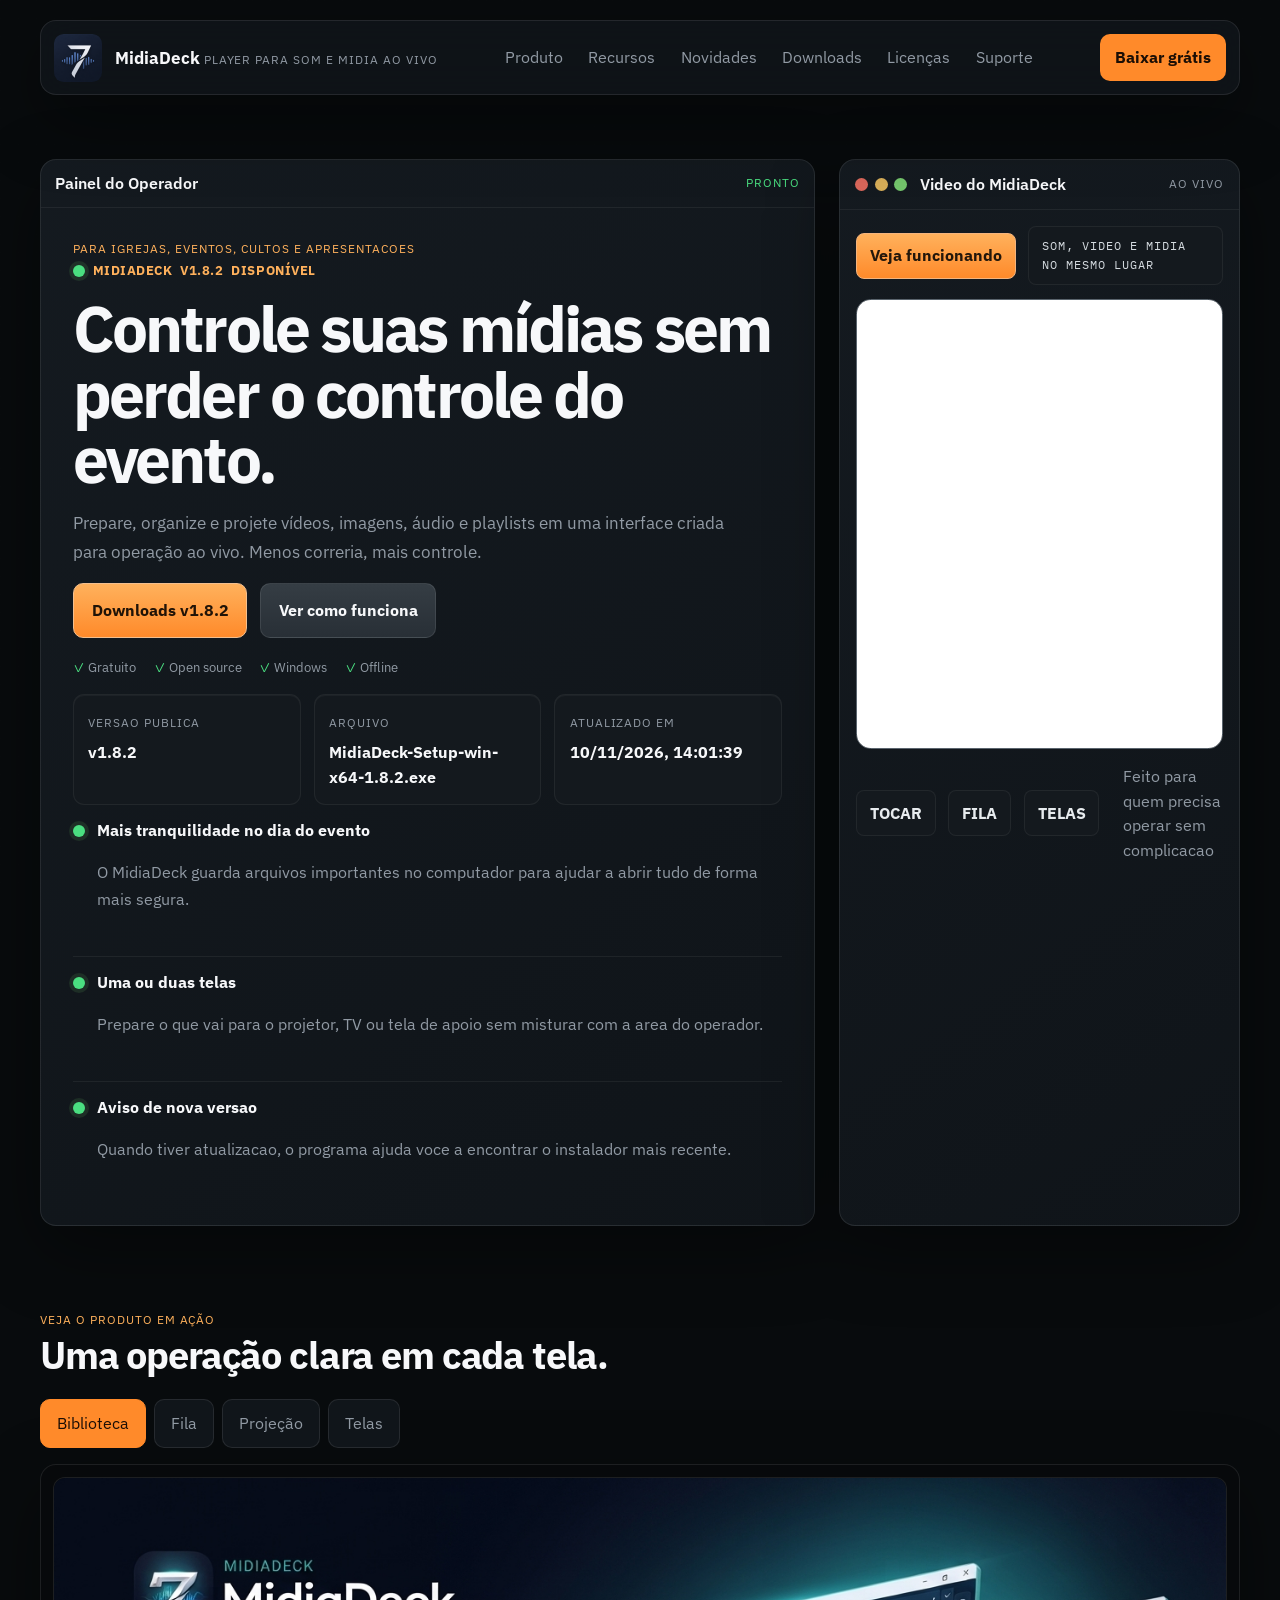
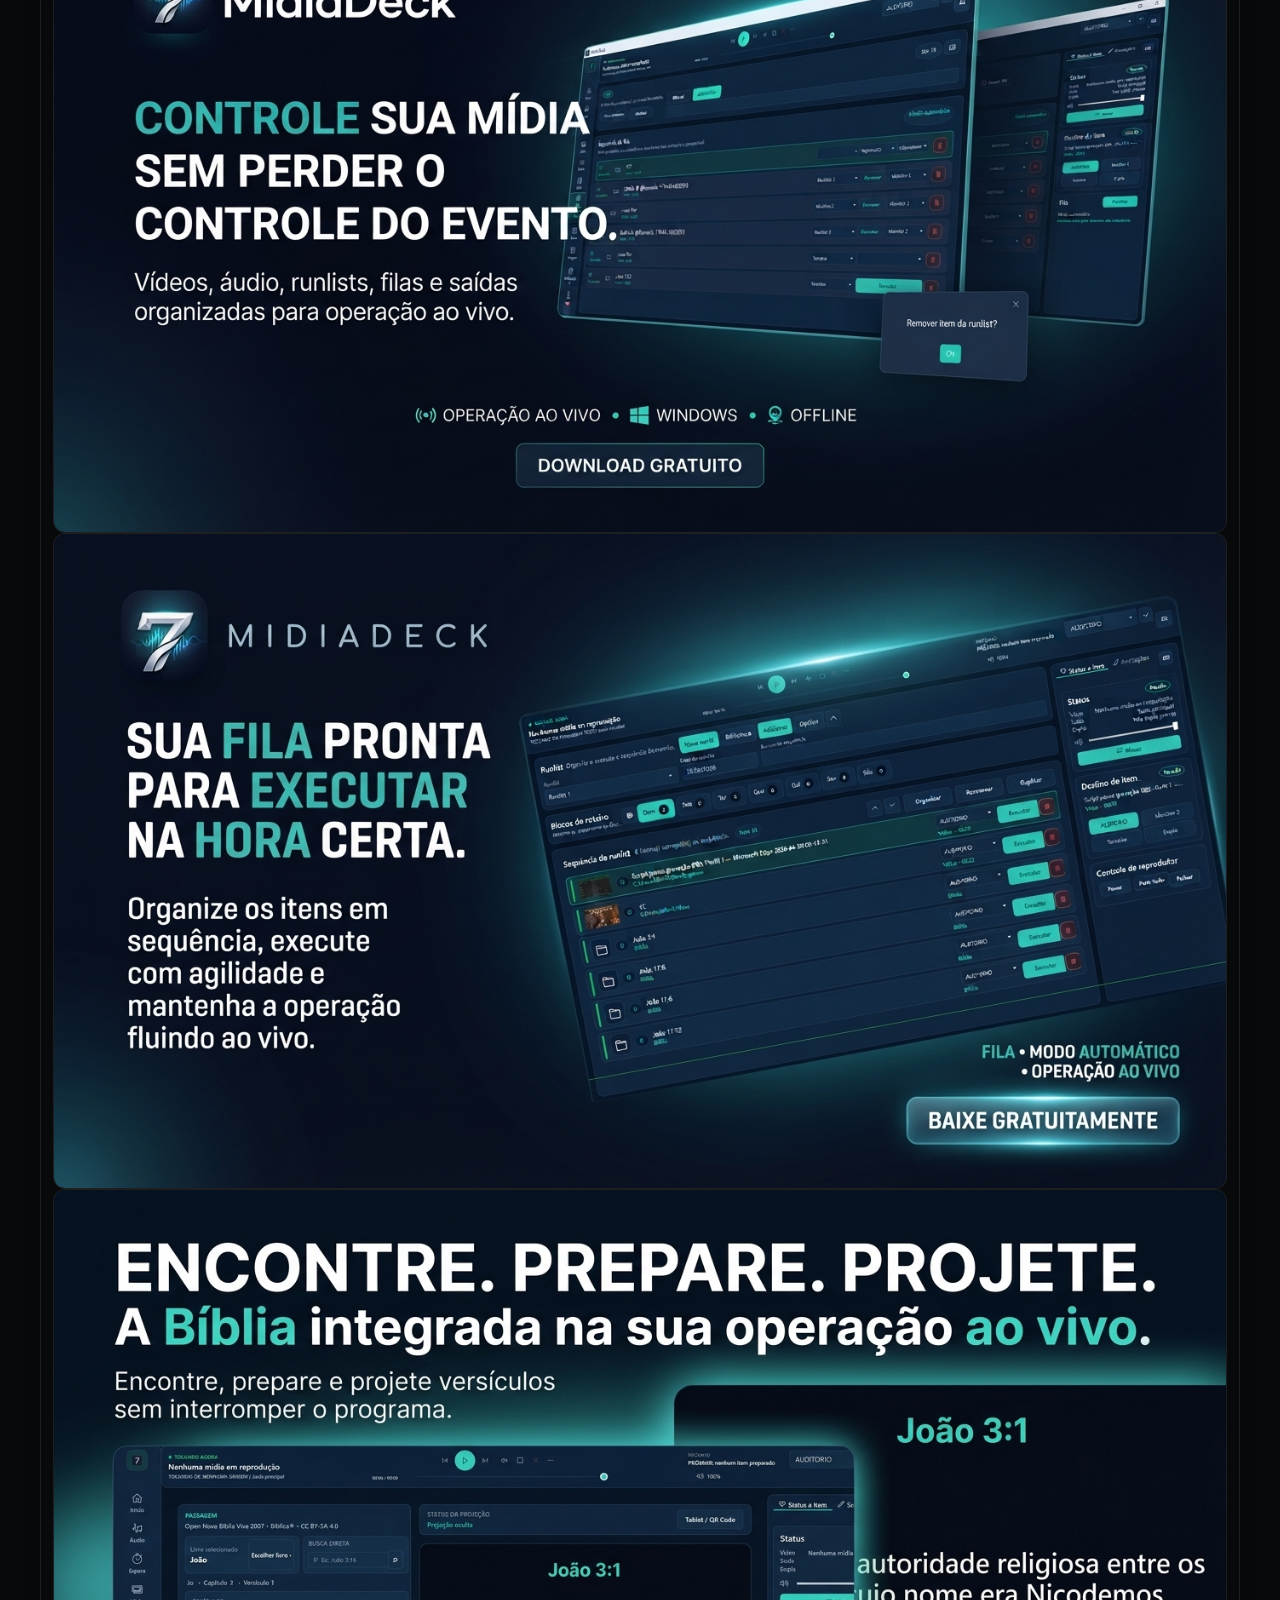
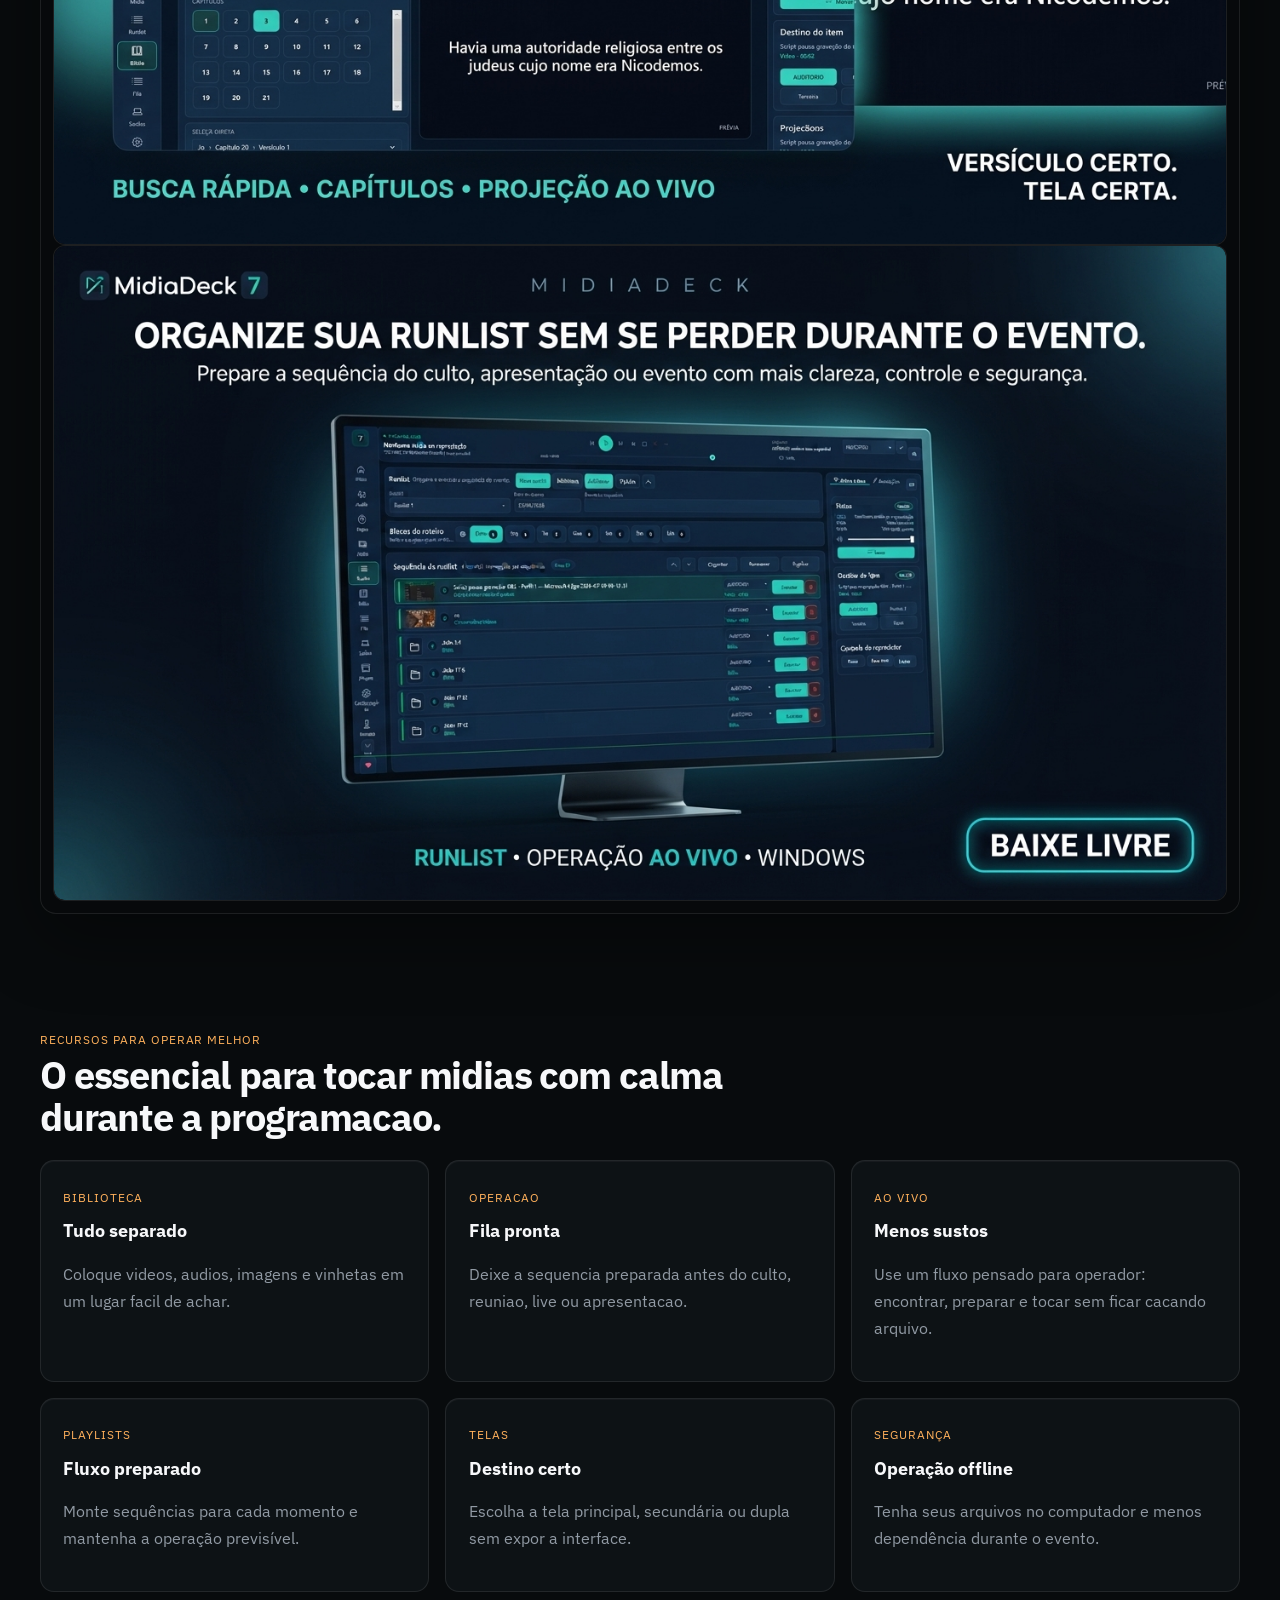
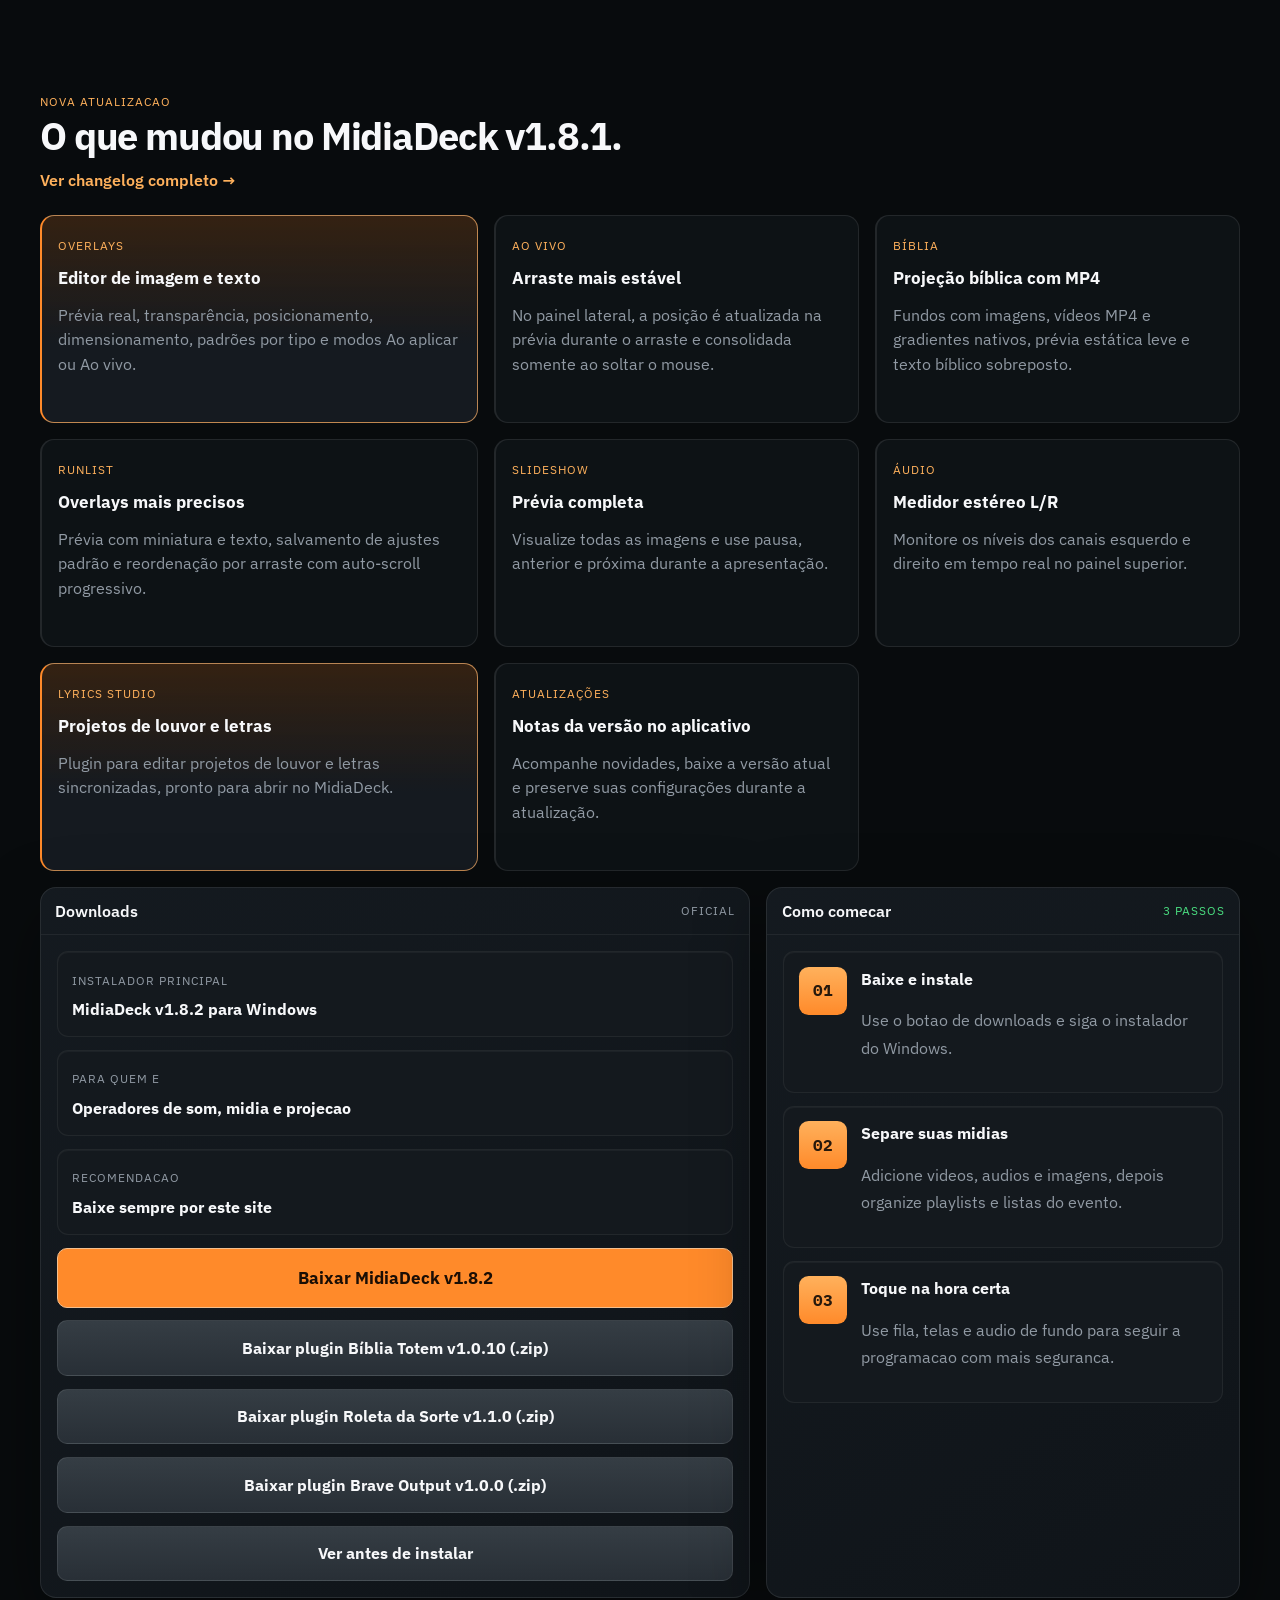
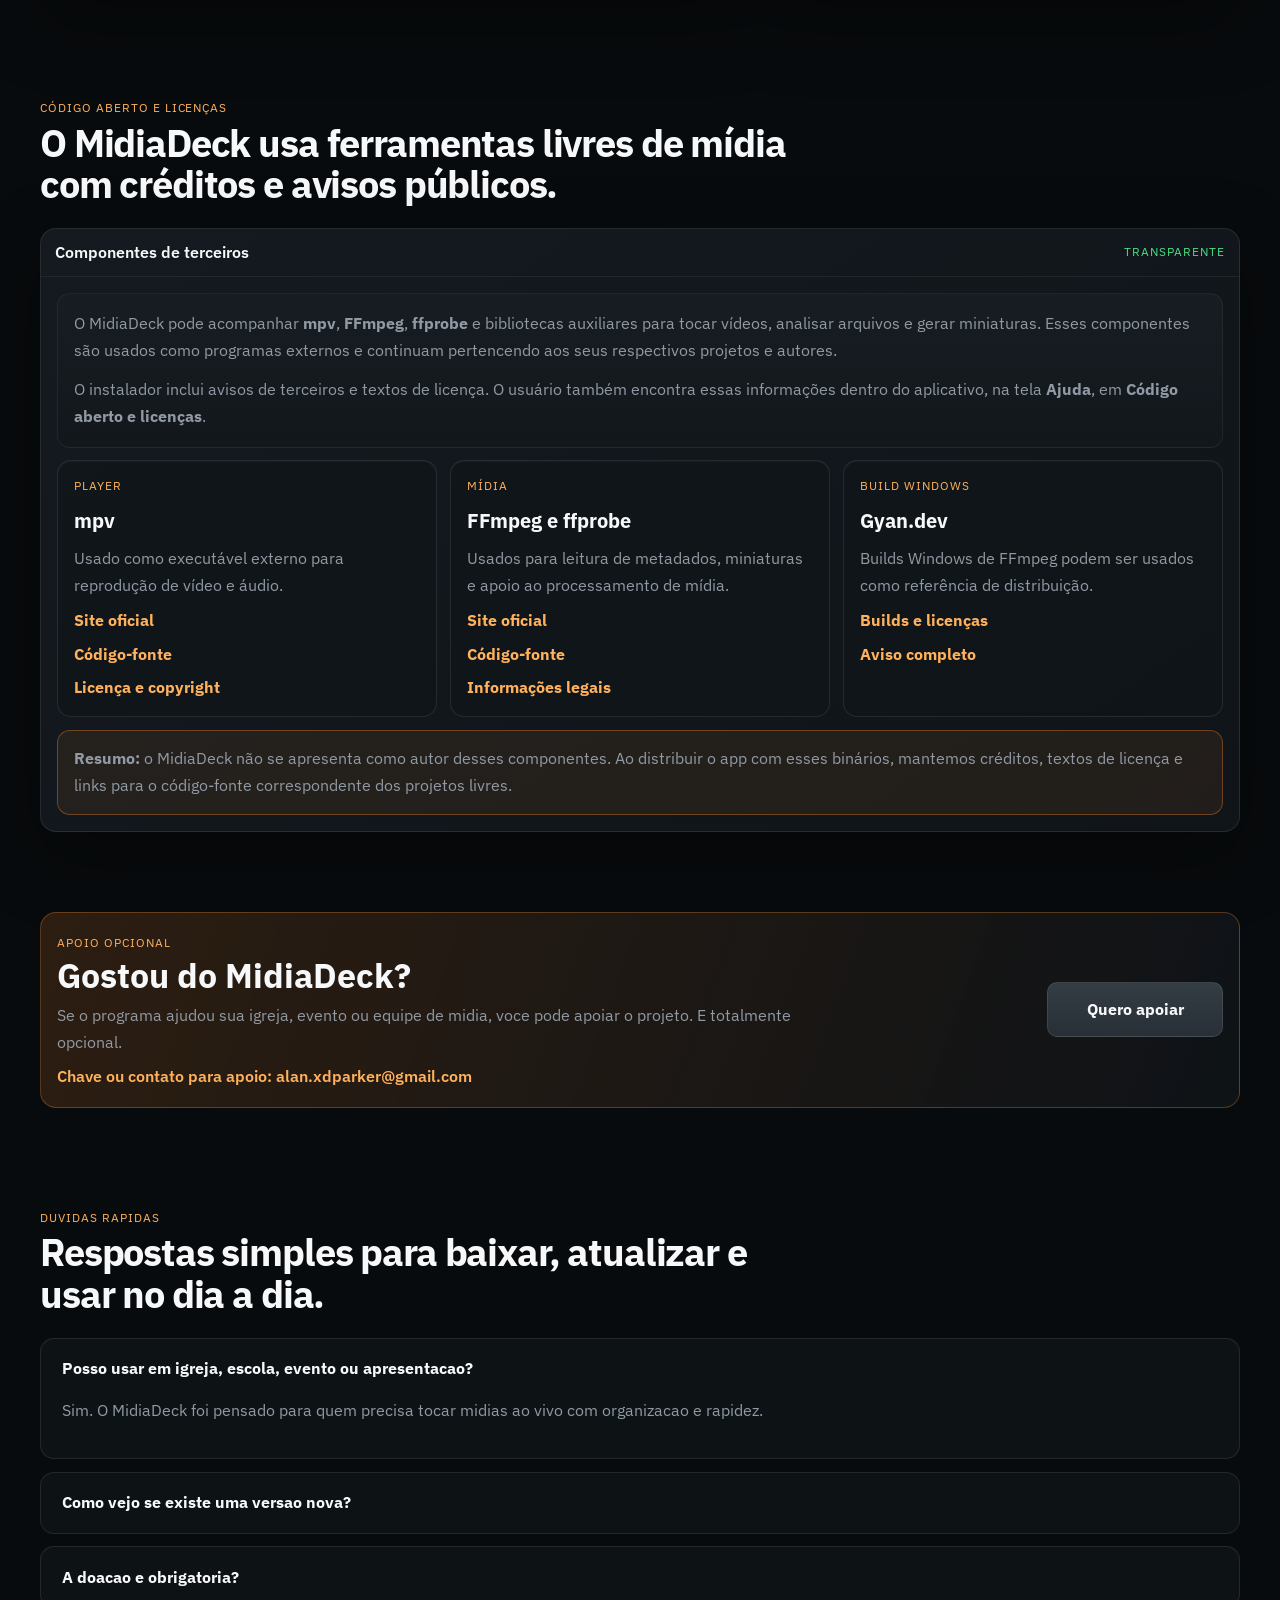
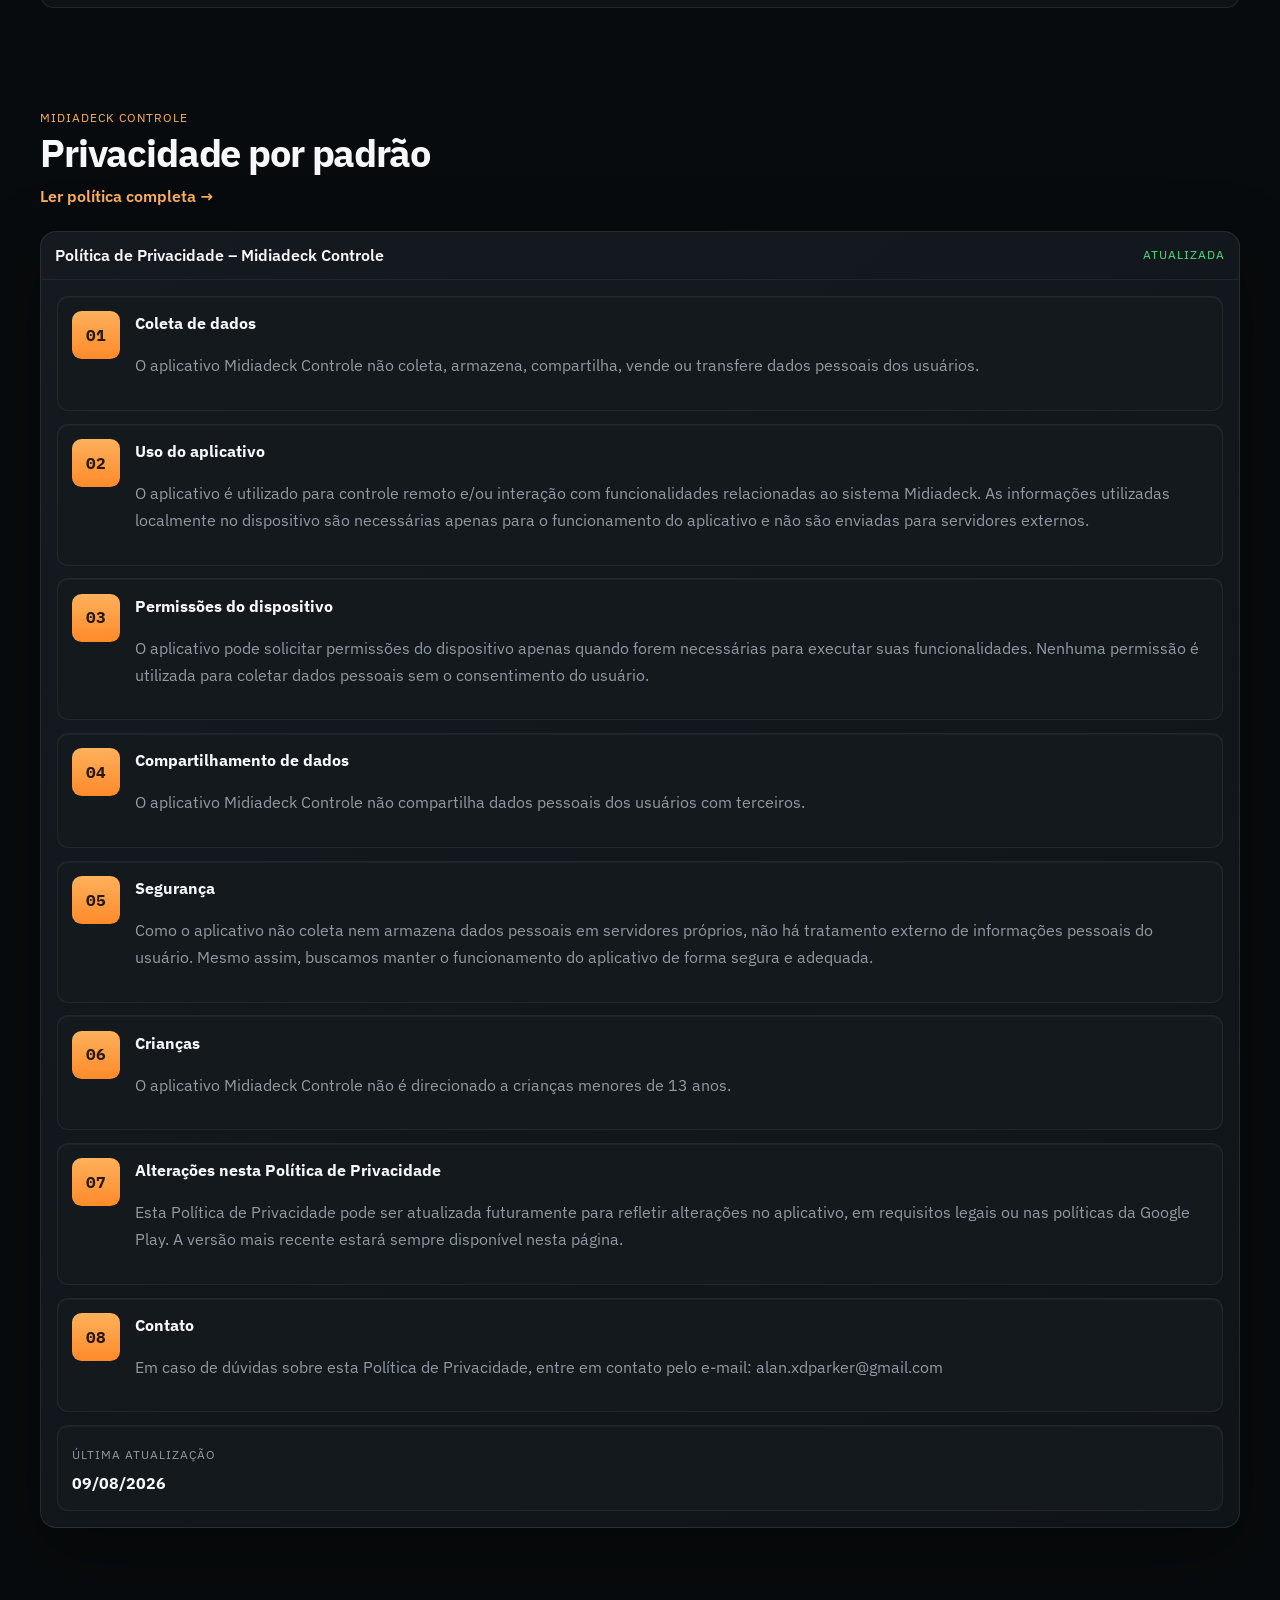
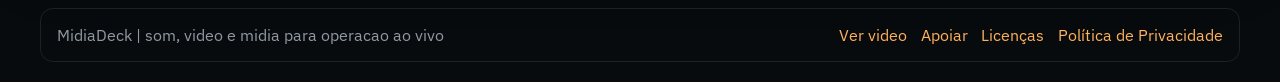
<file: index.html>
<!doctype html>
<html lang="pt-BR">
<head>
  <meta charset="utf-8">
  <meta name="viewport" content="width=device-width, initial-scale=1">
  <meta name="description" content="MidiaDeck: software profissional para organizar, preparar e projetar mídia durante eventos ao vivo.">
  <title>MidiaDeck | Controle suas mídias durante o evento</title>
  <link rel="preconnect" href="https://fonts.googleapis.com">
  <link rel="preconnect" href="https://fonts.gstatic.com" crossorigin>
  <link href="https://fonts.googleapis.com/css2?family=IBM+Plex+Sans:wght@400;500;600;700&family=IBM+Plex+Mono:wght@400;500;600&display=swap" rel="stylesheet">
  <link rel="stylesheet" href="./styles.css">
  <script src="./app.js" defer></script>
</head>
<body>
  <div class="app-shell">
    <header class="desktop-bar">
      <div class="brand-group">
        <img class="app-logo" src="./iconemd.png" alt="MidiaDeck">
        <div>
          <strong>MidiaDeck</strong>
          <small>player para som e midia ao vivo</small>
        </div>
      </div>

      <nav class="menu-bar" aria-label="Navegação principal">
        <a href="#produto">Produto</a>
        <a href="#recursos">Recursos</a>
        <a href="#novidades">Novidades</a>
        <a href="./downloads.html">Downloads</a>
        <a href="./licenses.html">Licenças</a>
        <a href="#apoio">Suporte</a>
      </nav>

      <a class="menu-action" href="./downloads.html">
        Baixar grátis
      </a>
    </header>

    <main class="desktop-workspace" id="inicio">
      <section class="hero-grid" id="produto">
        <article class="window-card player-window">
          <div class="window-titlebar">
            <div class="window-lights">
              <span class="light close"></span>
              <span class="light min"></span>
              <span class="light max"></span>
            </div>
            <span class="window-title">Video do MidiaDeck</span>
            <span class="window-state">Ao vivo</span>
          </div>

          <div class="player-stage">
            <div class="player-toolbar">
              <span class="mode-chip">Veja funcionando</span>
              <span class="mono-chip">som, video e midia no mesmo lugar</span>
            </div>

            <div class="video-frame">
              <iframe
                title="Video de apresentacao do MidiaDeck"
                src="https://www.youtube.com/embed/piDJW7KM8pM"
                loading="lazy"
                referrerpolicy="strict-origin-when-cross-origin"
                allow="accelerometer; autoplay; clipboard-write; encrypted-media; gyroscope; picture-in-picture; web-share"
                allowfullscreen>
              </iframe>
            </div>

            <div class="transport-bar">
              <span class="transport-button">TOCAR</span>
              <span class="transport-button">FILA</span>
              <span class="transport-button">TELAS</span>
              <span class="transport-status">Feito para quem precisa operar sem complicacao</span>
            </div>
          </div>
        </article>

        <aside class="window-card control-window">
          <div class="window-titlebar compact">
            <span class="window-title">Painel do Operador</span>
            <span class="window-state ok">Pronto</span>
          </div>

          <div class="control-stack">
            <div class="eyebrow">Para igrejas, eventos, cultos e apresentacoes</div>
            <div class="hero-badge"><span class="signal"></span> MidiaDeck <span id="heroVersionLabel">1.8.1</span> disponível</div>
            <h1>Controle suas mídias sem perder o controle do evento.</h1>
            <p class="lead">
              Prepare, organize e projete vídeos, imagens, áudio e playlists em uma interface criada
              para operação ao vivo. Menos correria, mais controle.
            </p>

            <div class="action-row">
              <a id="downloadCta" class="primary-action" href="./downloads.html">Baixar para Windows</a>
              <a class="secondary-action" href="https://www.youtube.com/watch?v=piDJW7KM8pM" target="_blank" rel="noopener noreferrer">
                Ver como funciona
              </a>
            </div>

            <div class="trust-row" aria-label="Características do produto">
              <span>✓ Gratuito</span><span>✓ Open source</span><span>✓ Windows</span><span>✓ Offline</span>
            </div>
            <div class="status-grid">
              <div class="status-box">
                <span class="label">Versao publica</span>
                <strong id="versionLabel">Carregando...</strong>
              </div>
              <div class="status-box">
                <span class="label">Arquivo</span>
                <strong id="installerLabel">Carregando...</strong>
              </div>
              <div class="status-box">
                <span class="label">Atualizado em</span>
                <strong id="publishedAtLabel">Carregando...</strong>
              </div>
            </div>

            <div class="system-list">
              <div class="system-item">
                <span class="signal"></span>
                <div>
                  <strong>Mais tranquilidade no dia do evento</strong>
                  <p>O MidiaDeck guarda arquivos importantes no computador para ajudar a abrir tudo de forma mais segura.</p>
                </div>
              </div>
              <div class="system-item">
                <span class="signal"></span>
                <div>
                  <strong>Uma ou duas telas</strong>
                  <p>Prepare o que vai para o projetor, TV ou tela de apoio sem misturar com a area do operador.</p>
                </div>
              </div>
              <div class="system-item">
                <span class="signal"></span>
                <div>
                  <strong>Aviso de nova versao</strong>
                  <p>Quando tiver atualizacao, o programa ajuda voce a encontrar o instalador mais recente.</p>
                </div>
              </div>
            </div>
          </div>
        </aside>
      </section>

      <section class="demo-section" id="demonstracao">
        <div class="section-head">
          <span class="eyebrow">Veja o produto em ação</span>
          <h2>Uma operação clara em cada tela.</h2>
        </div>
        <div class="demo-tabs" role="tablist" aria-label="Demonstração do MidiaDeck">
          <button class="demo-tab active" role="tab" aria-selected="true" data-demo="library">Biblioteca</button>
          <button class="demo-tab" role="tab" aria-selected="false" data-demo="queue">Fila</button>
          <button class="demo-tab" role="tab" aria-selected="false" data-demo="projection">Projeção</button>
          <button class="demo-tab" role="tab" aria-selected="false" data-demo="screens">Telas</button>
        </div>
        <div class="demo-preview" role="tabpanel">
          <div class="demo-screen" data-screen="library">
            <img class="demo-capture" src="./asset/midiadeckcapa.jpeg" alt="Visão geral do MidiaDeck com biblioteca e controles de operação" loading="lazy">
          </div>
          <div class="demo-screen" data-screen="queue" hidden>
            <img class="demo-capture" src="./asset/suafilapronta.jpeg" alt="Runlist do MidiaDeck com itens organizados para execução" loading="lazy">
          </div>
          <div class="demo-screen" data-screen="projection" hidden>
            <img class="demo-capture" src="./asset/biblia.jpeg" alt="Projeção bíblica do MidiaDeck com versículo em destaque" loading="lazy">
          </div>
          <div class="demo-screen" data-screen="screens" hidden>
            <img class="demo-capture" src="./asset/organize%20runlist.jpeg" alt="Runlist do MidiaDeck com destinos de tela selecionáveis" loading="lazy">
          </div>
        </div>
      </section>

      <section class="console-section" id="recursos">
        <div class="section-head">
          <span class="eyebrow">Recursos para operar melhor</span>
          <h2>O essencial para tocar midias com calma durante a programacao.</h2>
        </div>

        <div class="feature-console">
          <article class="feature-panel">
            <span class="panel-kicker">BIBLIOTECA</span>
            <h3>Tudo separado</h3>
            <p>Coloque videos, audios, imagens e vinhetas em um lugar facil de achar.</p>
          </article>
          <article class="feature-panel">
            <span class="panel-kicker">OPERACAO</span>
            <h3>Fila pronta</h3>
            <p>Deixe a sequencia preparada antes do culto, reuniao, live ou apresentacao.</p>
          </article>
          <article class="feature-panel">
            <span class="panel-kicker">AO VIVO</span>
            <h3>Menos sustos</h3>
            <p>Use um fluxo pensado para operador: encontrar, preparar e tocar sem ficar cacando arquivo.</p>
          </article>
          <article class="feature-panel"><span class="panel-kicker">PLAYLISTS</span><h3>Fluxo preparado</h3><p>Monte sequências para cada momento e mantenha a operação previsível.</p></article>
          <article class="feature-panel"><span class="panel-kicker">TELAS</span><h3>Destino certo</h3><p>Escolha a tela principal, secundária ou dupla sem expor a interface.</p></article>
          <article class="feature-panel"><span class="panel-kicker">SEGURANÇA</span><h3>Operação offline</h3><p>Tenha seus arquivos no computador e menos dependência durante o evento.</p></article>
        </div>
      </section>

      <section class="console-section" id="novidades">
        <div class="section-head">
          <span class="eyebrow">Nova atualizacao</span>
          <h2>O que mudou no MidiaDeck v1.8.1.</h2>
          <a class="section-link" href="./changelog.html">Ver changelog completo →</a>
        </div>

        <div class="release-console">
          <article class="release-panel highlight">
            <span class="panel-kicker">OVERLAYS</span>
            <h3>Editor de imagem e texto</h3>
            <p>Prévia real, transparência, posicionamento, dimensionamento, padrões por tipo e modos Ao aplicar ou Ao vivo.</p>
          </article>
          <article class="release-panel">
            <span class="panel-kicker">AO VIVO</span>
            <h3>Arraste mais estável</h3>
            <p>No painel lateral, a posição é atualizada na prévia durante o arraste e consolidada somente ao soltar o mouse.</p>
          </article>
          <article class="release-panel">
            <span class="panel-kicker">BÍBLIA</span>
            <h3>Projeção bíblica com MP4</h3>
            <p>Fundos com imagens, vídeos MP4 e gradientes nativos, prévia estática leve e texto bíblico sobreposto.</p>
          </article>
          <article class="release-panel">
            <span class="panel-kicker">RUNLIST</span>
            <h3>Overlays mais precisos</h3>
            <p>Prévia com miniatura e texto, salvamento de ajustes padrão e reordenação por arraste com auto-scroll progressivo.</p>
          </article>
          <article class="release-panel">
            <span class="panel-kicker">SLIDESHOW</span>
            <h3>Prévia completa</h3>
            <p>Visualize todas as imagens e use pausa, anterior e próxima durante a apresentação.</p>
          </article>
          <article class="release-panel">
            <span class="panel-kicker">ÁUDIO</span>
            <h3>Medidor estéreo L/R</h3>
            <p>Monitore os níveis dos canais esquerdo e direito em tempo real no painel superior.</p>
          </article>
          <article class="release-panel highlight">
            <span class="panel-kicker">LYRICS STUDIO</span>
            <h3>Projetos de louvor e letras</h3>
            <p>Plugin para editar projetos de louvor e letras sincronizadas, pronto para abrir no MidiaDeck.</p>
          </article>
          <article class="release-panel">
            <span class="panel-kicker">ATUALIZAÇÕES</span>
            <h3>Notas da versão no aplicativo</h3>
            <p>Acompanhe novidades, baixe a versão atual e preserve suas configurações durante a atualização.</p>
          </article>
        </div>
      </section>

      <section class="split-console" id="download">
        <article class="window-card file-window">
          <div class="window-titlebar compact">
            <span class="window-title">Downloads</span>
            <span class="window-state">Oficial</span>
          </div>

          <div class="download-panel">
            <div class="download-line">
              <span class="label">Instalador principal</span>
              <strong id="downloadVersionLabel">MidiaDeck para Windows</strong>
            </div>
            <div class="download-line">
              <span class="label">Para quem e</span>
              <strong>Operadores de som, midia e projecao</strong>
            </div>
            <div class="download-line">
              <span class="label">Recomendacao</span>
              <strong>Baixe sempre por este site</strong>
            </div>

            <a id="downloadButton" class="primary-action full" href="#" target="_blank" rel="noopener noreferrer">
              Baixar instalador
            </a>
            <a class="secondary-action full" href="https://github.com/gdp65468-del/Md-public/releases/download/v1.6.11/BibliaTotem-1.0.10.zip" target="_blank" rel="noopener noreferrer">
              Baixar plugin Bíblia Totem v1.0.10 (.zip)
            </a>
            <a class="secondary-action full" href="https://github.com/gdp65468-del/Md-public/releases/download/roleta-da-sorte-v1.1.0/Roleta-da-Sorte-1.1.0.zip" target="_blank" rel="noopener noreferrer">
              Baixar plugin Roleta da Sorte v1.1.0 (.zip)
            </a>
            <a class="secondary-action full" href="./asset/plugins/BraveOutput-1.0.0.zip" download>
              Baixar plugin Brave Output v1.0.0 (.zip)
            </a>
            <a class="secondary-action full" href="https://www.youtube.com/watch?v=piDJW7KM8pM" target="_blank" rel="noopener noreferrer">
              Ver antes de instalar
            </a>
          </div>
        </article>

        <article class="window-card steps-window" id="workflow">
          <div class="window-titlebar compact">
            <span class="window-title">Como comecar</span>
            <span class="window-state ok">3 passos</span>
          </div>

          <div class="steps-list">
            <div class="step-row">
              <span>01</span>
              <div>
                <strong>Baixe e instale</strong>
                <p>Use o botao de downloads e siga o instalador do Windows.</p>
              </div>
            </div>
            <div class="step-row">
              <span>02</span>
              <div>
                <strong>Separe suas midias</strong>
                <p>Adicione videos, audios e imagens, depois organize playlists e listas do evento.</p>
              </div>
            </div>
            <div class="step-row">
              <span>03</span>
              <div>
                <strong>Toque na hora certa</strong>
                <p>Use fila, telas e audio de fundo para seguir a programacao com mais seguranca.</p>
              </div>
            </div>
          </div>
        </article>
      </section>

      <section class="console-section" id="licencas">
        <div class="section-head">
          <span class="eyebrow">Código aberto e licenças</span>
          <h2>O MidiaDeck usa ferramentas livres de mídia com créditos e avisos públicos.</h2>
        </div>

        <article class="window-card legal-window">
          <div class="window-titlebar compact">
            <span class="window-title">Componentes de terceiros</span>
            <span class="window-state ok">Transparente</span>
          </div>

          <div class="legal-panel">
            <div class="legal-summary">
              <p>
                O MidiaDeck pode acompanhar <strong>mpv</strong>, <strong>FFmpeg</strong>,
                <strong>ffprobe</strong> e bibliotecas auxiliares para tocar vídeos, analisar arquivos
                e gerar miniaturas. Esses componentes são usados como programas externos e continuam
                pertencendo aos seus respectivos projetos e autores.
              </p>
              <p>
                O instalador inclui avisos de terceiros e textos de licença. O usuário também encontra
                essas informações dentro do aplicativo, na tela <strong>Ajuda</strong>, em
                <strong>Código aberto e licenças</strong>.
              </p>
            </div>

            <div class="legal-grid">
              <div class="legal-card">
                <span class="panel-kicker">PLAYER</span>
                <h3>mpv</h3>
                <p>Usado como executável externo para reprodução de vídeo e áudio.</p>
                <a href="https://mpv.io" target="_blank" rel="noopener noreferrer">Site oficial</a>
                <a href="https://github.com/mpv-player/mpv" target="_blank" rel="noopener noreferrer">Código-fonte</a>
                <a href="https://github.com/mpv-player/mpv/blob/master/Copyright" target="_blank" rel="noopener noreferrer">Licença e copyright</a>
              </div>

              <div class="legal-card">
                <span class="panel-kicker">MÍDIA</span>
                <h3>FFmpeg e ffprobe</h3>
                <p>Usados para leitura de metadados, miniaturas e apoio ao processamento de mídia.</p>
                <a href="https://ffmpeg.org" target="_blank" rel="noopener noreferrer">Site oficial</a>
                <a href="https://ffmpeg.org/download.html" target="_blank" rel="noopener noreferrer">Código-fonte</a>
                <a href="https://ffmpeg.org/legal.html" target="_blank" rel="noopener noreferrer">Informações legais</a>
              </div>

              <div class="legal-card">
                <span class="panel-kicker">BUILD WINDOWS</span>
                <h3>Gyan.dev</h3>
                <p>Builds Windows de FFmpeg podem ser usados como referência de distribuição.</p>
                <a href="https://www.gyan.dev/ffmpeg/builds/" target="_blank" rel="noopener noreferrer">Builds e licenças</a>
                <a href="./third-party-notices.txt" target="_blank" rel="noopener noreferrer">Aviso completo</a>
              </div>
            </div>

            <div class="license-note">
              <strong>Resumo:</strong>
              o MidiaDeck não se apresenta como autor desses componentes. Ao distribuir o app com esses
              binários, mantemos créditos, textos de licença e links para o código-fonte correspondente
              dos projetos livres.
            </div>
          </div>
        </article>
      </section>

      <section class="support-strip" id="apoio">
        <div>
          <span class="eyebrow">Apoio opcional</span>
          <h2>Gostou do MidiaDeck?</h2>
          <p>
            Se o programa ajudou sua igreja, evento ou equipe de midia, voce pode apoiar o projeto.
            E totalmente opcional.
          </p>
          <p class="support-note">Chave ou contato para apoio: alan.xdparker@gmail.com</p>
        </div>
        <a class="secondary-action support-action" href="mailto:alan.xdparker@gmail.com?subject=Quero%20apoiar%20o%20MidiaDeck&body=Ola%2C%20quero%20saber%20como%20posso%20fazer%20uma%20doacao%20para%20o%20MidiaDeck." target="_blank" rel="noopener noreferrer">
          Quero apoiar
        </a>
      </section>

      <section class="console-section" id="faq">
        <div class="section-head">
          <span class="eyebrow">Duvidas rapidas</span>
          <h2>Respostas simples para baixar, atualizar e usar no dia a dia.</h2>
        </div>

        <div class="faq-console">
          <details open>
            <summary>Posso usar em igreja, escola, evento ou apresentacao?</summary>
            <p>Sim. O MidiaDeck foi pensado para quem precisa tocar midias ao vivo com organizacao e rapidez.</p>
          </details>
          <details>
            <summary>Como vejo se existe uma versao nova?</summary>
            <p>O programa pode avisar quando houver atualizacao, e este site sempre aponta para o download oficial.</p>
          </details>
          <details>
            <summary>A doacao e obrigatoria?</summary>
            <p>Nao. O apoio e apenas para quem quiser ajudar o projeto a continuar evoluindo.</p>
          </details>
        </div>
      </section>

      <section class="console-section" id="privacidade">
        <div class="section-head">
          <span class="eyebrow">Midiadeck Controle</span>
          <h2>Privacidade por padrão</h2>
          <a class="section-link" href="./privacy.html">Ler política completa →</a>
        </div>

        <article class="window-card">
          <div class="window-titlebar compact">
            <span class="window-title">Política de Privacidade – Midiadeck Controle</span>
            <span class="window-state ok">Atualizada</span>
          </div>

          <div class="steps-list">
            <div class="step-row">
              <span>01</span>
              <div>
                <strong>Coleta de dados</strong>
                <p>
                  O aplicativo Midiadeck Controle não coleta, armazena, compartilha, vende ou transfere
                  dados pessoais dos usuários.
                </p>
              </div>
            </div>

            <div class="step-row">
              <span>02</span>
              <div>
                <strong>Uso do aplicativo</strong>
                <p>
                  O aplicativo é utilizado para controle remoto e/ou interação com funcionalidades relacionadas
                  ao sistema Midiadeck. As informações utilizadas localmente no dispositivo são necessárias apenas
                  para o funcionamento do aplicativo e não são enviadas para servidores externos.
                </p>
              </div>
            </div>

            <div class="step-row">
              <span>03</span>
              <div>
                <strong>Permissões do dispositivo</strong>
                <p>
                  O aplicativo pode solicitar permissões do dispositivo apenas quando forem necessárias para executar
                  suas funcionalidades. Nenhuma permissão é utilizada para coletar dados pessoais sem o consentimento
                  do usuário.
                </p>
              </div>
            </div>

            <div class="step-row">
              <span>04</span>
              <div>
                <strong>Compartilhamento de dados</strong>
                <p>
                  O aplicativo Midiadeck Controle não compartilha dados pessoais dos usuários com terceiros.
                </p>
              </div>
            </div>

            <div class="step-row">
              <span>05</span>
              <div>
                <strong>Segurança</strong>
                <p>
                  Como o aplicativo não coleta nem armazena dados pessoais em servidores próprios, não há tratamento
                  externo de informações pessoais do usuário. Mesmo assim, buscamos manter o funcionamento do aplicativo
                  de forma segura e adequada.
                </p>
              </div>
            </div>

            <div class="step-row">
              <span>06</span>
              <div>
                <strong>Crianças</strong>
                <p>
                  O aplicativo Midiadeck Controle não é direcionado a crianças menores de 13 anos.
                </p>
              </div>
            </div>

            <div class="step-row">
              <span>07</span>
              <div>
                <strong>Alterações nesta Política de Privacidade</strong>
                <p>
                  Esta Política de Privacidade pode ser atualizada futuramente para refletir alterações no aplicativo,
                  em requisitos legais ou nas políticas da Google Play. A versão mais recente estará sempre disponível
                  nesta página.
                </p>
              </div>
            </div>

            <div class="step-row">
              <span>08</span>
              <div>
                <strong>Contato</strong>
                <p>
                  Em caso de dúvidas sobre esta Política de Privacidade, entre em contato pelo e-mail:
                  alan.xdparker@gmail.com
                </p>
              </div>
            </div>

            <div class="download-line">
              <span class="label">Última atualização</span>
              <strong>09/08/2026</strong>
            </div>
          </div>
        </article>
      </section>
    </main>

    <footer class="footer-bar">
      <span>MidiaDeck | som, video e midia para operacao ao vivo</span>
      <div class="footer-links">
        <a href="https://www.youtube.com/watch?v=piDJW7KM8pM" target="_blank" rel="noopener noreferrer">Ver video</a>
        <a href="mailto:alan.xdparker@gmail.com?subject=Quero%20apoiar%20o%20MidiaDeck">Apoiar</a>
        <a href="./licenses.html">Licenças</a>
        <a href="./privacy.html">Política de Privacidade</a>
      </div>
    </footer>
  </div>
</body>
</html>
</file>
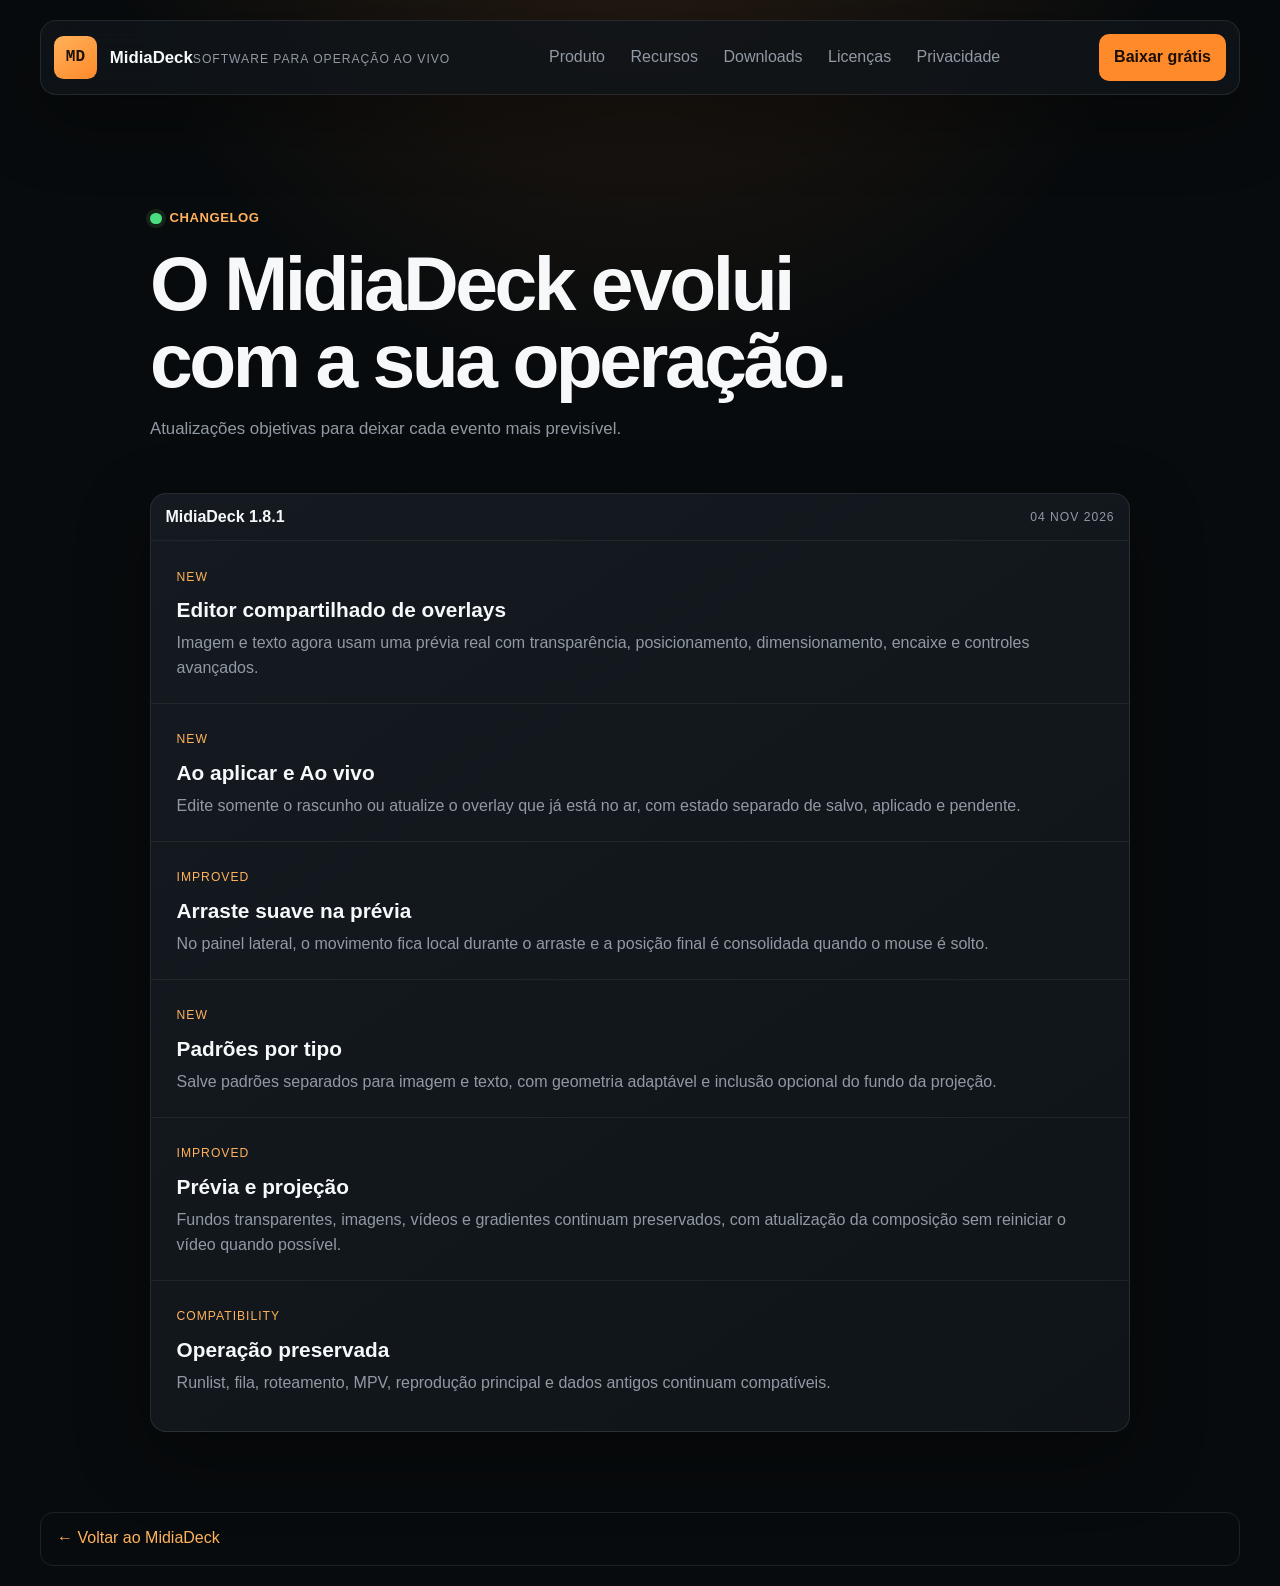
<file: changelog.html>
<!doctype html>
<html lang="pt-BR">
<head>
  <meta charset="utf-8">
  <meta name="viewport" content="width=device-width, initial-scale=1">
  <title>Novidades | MidiaDeck</title>
  <link rel="stylesheet" href="./styles.css">
</head>
<body>
  <div class="app-shell">
    <header class="desktop-bar">
      <a class="brand-group" href="./index.html"><div class="app-badge">MD</div><div><strong>MidiaDeck</strong><small>software para operação ao vivo</small></div></a>
      <nav class="menu-bar"><a href="./index.html#produto">Produto</a><a href="./index.html#recursos">Recursos</a><a href="./downloads.html">Downloads</a><a href="./licenses.html">Licenças</a><a href="./privacy.html">Privacidade</a></nav>
      <a class="menu-action" href="./downloads.html">Baixar grátis</a>
    </header>
    <main class="desktop-workspace page-content">
      <section class="page-hero">
        <span class="hero-badge"><span class="signal"></span> Changelog</span>
        <h1>O MidiaDeck evolui com a sua operação.</h1>
        <p class="lead">Atualizações objetivas para deixar cada evento mais previsível.</p>
      </section>
      <section class="changelog-list window-card">
        <div class="window-titlebar compact"><span class="window-title">MidiaDeck 1.8.1</span><span class="window-state">04 nov 2026</span></div>
        <div class="changelog-entry"><span class="panel-kicker">NEW</span><h2>Editor compartilhado de overlays</h2><p>Imagem e texto agora usam uma prévia real com transparência, posicionamento, dimensionamento, encaixe e controles avançados.</p></div>
        <div class="changelog-entry"><span class="panel-kicker">NEW</span><h2>Ao aplicar e Ao vivo</h2><p>Edite somente o rascunho ou atualize o overlay que já está no ar, com estado separado de salvo, aplicado e pendente.</p></div>
        <div class="changelog-entry"><span class="panel-kicker">IMPROVED</span><h2>Arraste suave na prévia</h2><p>No painel lateral, o movimento fica local durante o arraste e a posição final é consolidada quando o mouse é solto.</p></div>
        <div class="changelog-entry"><span class="panel-kicker">NEW</span><h2>Padrões por tipo</h2><p>Salve padrões separados para imagem e texto, com geometria adaptável e inclusão opcional do fundo da projeção.</p></div>
        <div class="changelog-entry"><span class="panel-kicker">IMPROVED</span><h2>Prévia e projeção</h2><p>Fundos transparentes, imagens, vídeos e gradientes continuam preservados, com atualização da composição sem reiniciar o vídeo quando possível.</p></div>
        <div class="changelog-entry"><span class="panel-kicker">COMPATIBILITY</span><h2>Operação preservada</h2><p>Runlist, fila, roteamento, MPV, reprodução principal e dados antigos continuam compatíveis.</p></div>
      </section>
    </main>
    <footer class="footer-bar"><a href="./index.html">← Voltar ao MidiaDeck</a></footer>
  </div>
</body>
</html>
</file>
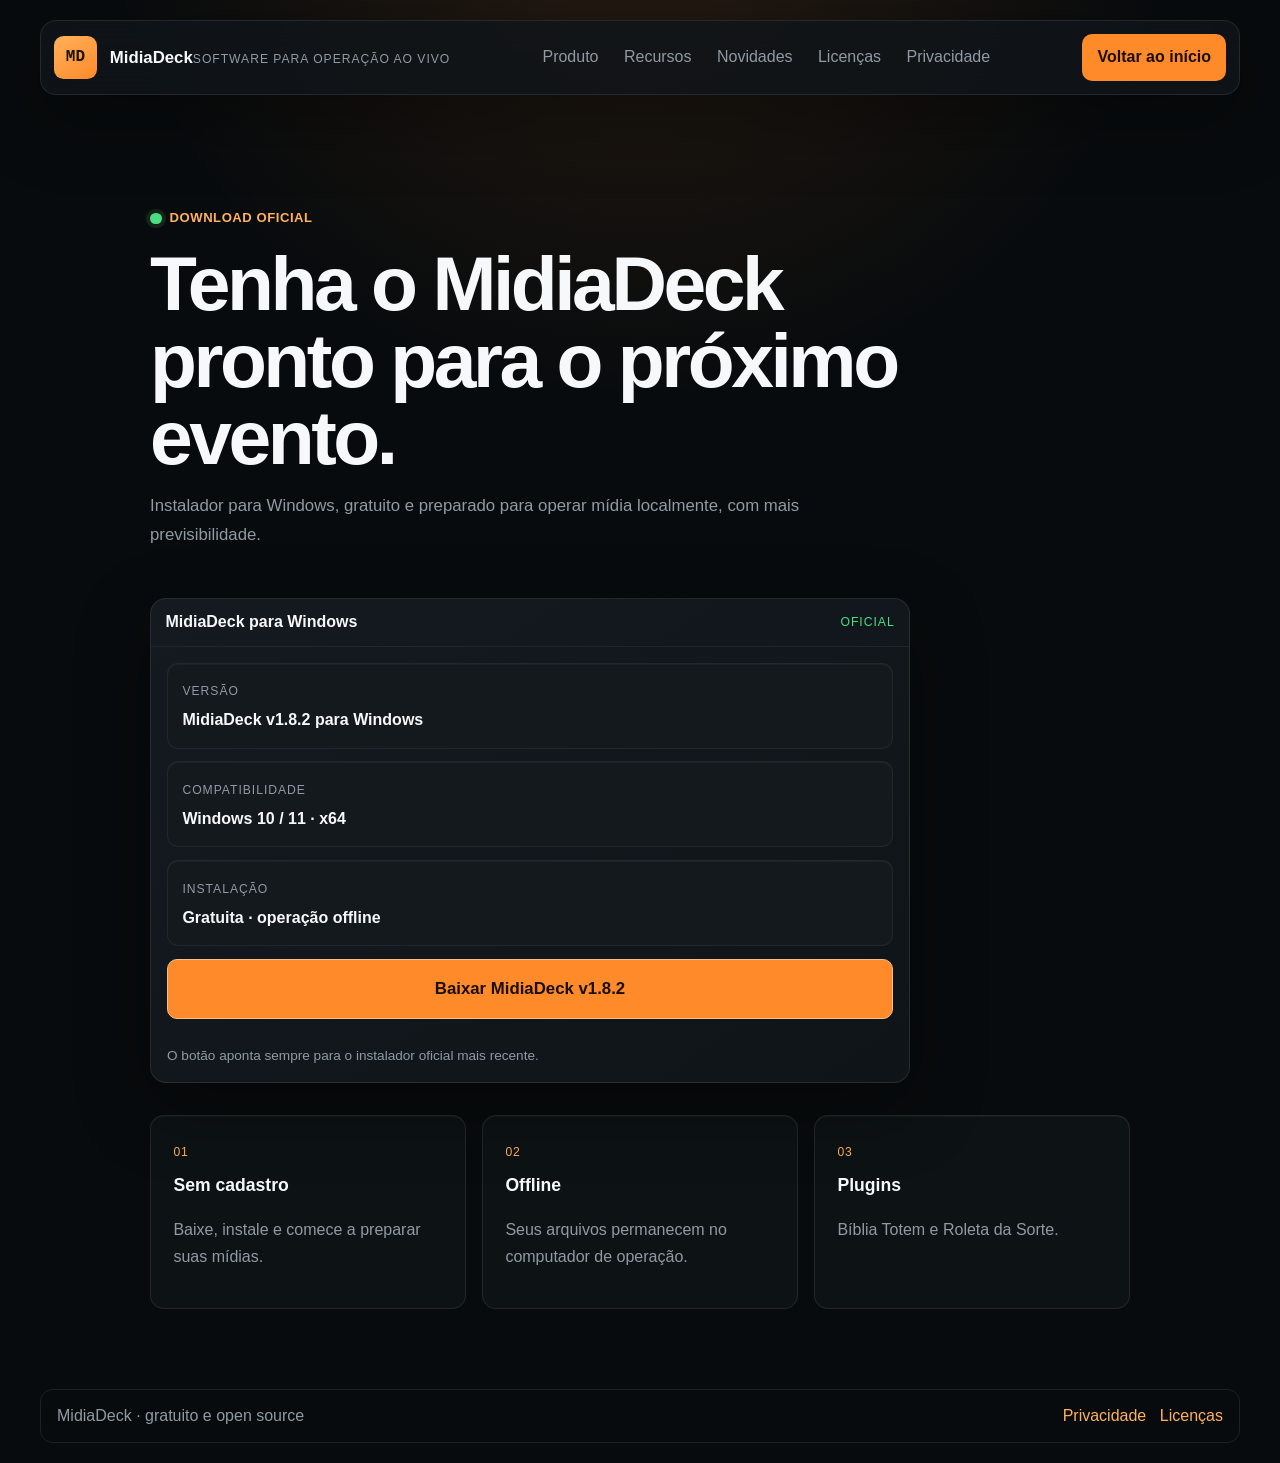
<file: downloads.html>
<!doctype html>
<html lang="pt-BR"><head><meta charset="utf-8"><meta name="viewport" content="width=device-width, initial-scale=1"><meta name="description" content="Baixe o MidiaDeck para Windows."><title>Downloads | MidiaDeck</title><link rel="stylesheet" href="./styles.css"><script src="./app.js" defer></script></head>
<body><div class="app-shell"><header class="desktop-bar"><a class="brand-group" href="./index.html"><div class="app-badge">MD</div><div><strong>MidiaDeck</strong><small>software para operação ao vivo</small></div></a><nav class="menu-bar" aria-label="Navegação principal"><a href="./index.html#produto">Produto</a><a href="./index.html#recursos">Recursos</a><a href="./changelog.html">Novidades</a><a href="./licenses.html">Licenças</a><a href="./privacy.html">Privacidade</a></nav><a class="menu-action" href="./index.html">Voltar ao início</a></header>
<main class="desktop-workspace page-content"><section class="page-hero"><span class="hero-badge"><span class="signal"></span> Download oficial</span><h1>Tenha o MidiaDeck pronto para o próximo evento.</h1><p class="lead">Instalador para Windows, gratuito e preparado para operar mídia localmente, com mais previsibilidade.</p></section><section class="download-feature window-card"><div class="window-titlebar compact"><span class="window-title">MidiaDeck para Windows</span><span class="window-state ok">Oficial</span></div><div class="download-panel"><div class="download-line"><span class="label">Versão</span><strong id="downloadVersionLabel">Carregando...</strong></div><div class="download-line"><span class="label">Compatibilidade</span><strong>Windows 10 / 11 · x64</strong></div><div class="download-line"><span class="label">Instalação</span><strong>Gratuita · operação offline</strong></div><a id="downloadButton" class="primary-action full" href="#" target="_blank" rel="noopener noreferrer">Baixar MidiaDeck</a><p class="download-note">O botão aponta sempre para o instalador oficial mais recente.</p></div></section><section class="feature-console download-benefits"><article class="feature-panel"><span class="panel-kicker">01</span><h3>Sem cadastro</h3><p>Baixe, instale e comece a preparar suas mídias.</p></article><article class="feature-panel"><span class="panel-kicker">02</span><h3>Offline</h3><p>Seus arquivos permanecem no computador de operação.</p></article><article class="feature-panel"><span class="panel-kicker">03</span><h3>Plugins</h3><p><a href="https://github.com/gdp65468-del/Md-public/releases/download/v1.6.11/BibliaTotem-1.0.10.zip">Bíblia Totem</a> e <a href="https://github.com/gdp65468-del/Md-public/releases/download/roleta-da-sorte-v1.1.0/Roleta-da-Sorte-1.1.0.zip">Roleta da Sorte</a>.</p></article></section></main><footer class="footer-bar"><span>MidiaDeck · gratuito e open source</span><div class="footer-links"><a href="./privacy.html">Privacidade</a><a href="./licenses.html">Licenças</a></div></footer></div></body></html>
</file>
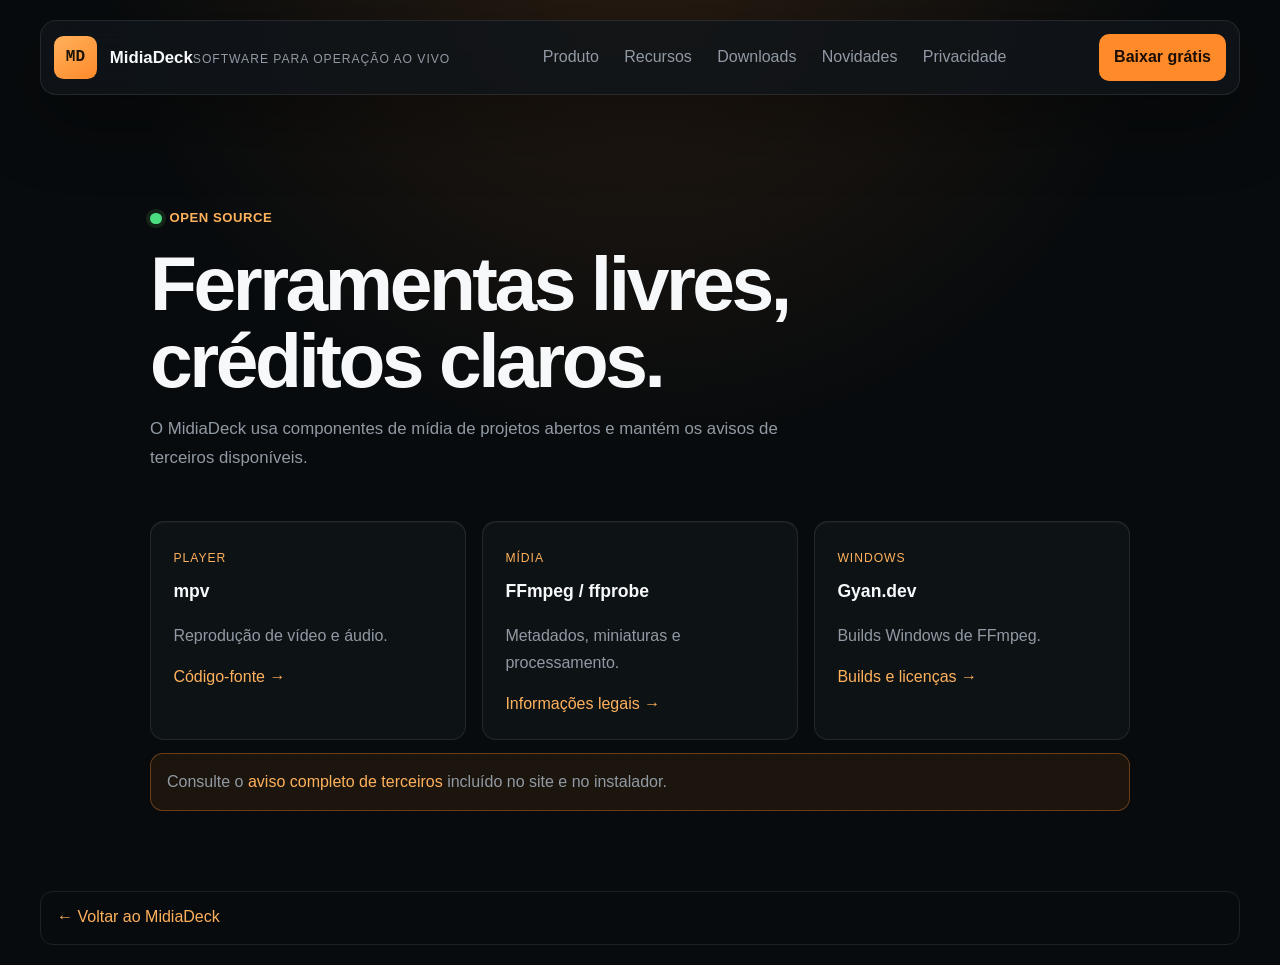
<file: licenses.html>
<!doctype html>
<html lang="pt-BR"><head><meta charset="utf-8"><meta name="viewport" content="width=device-width, initial-scale=1"><title>Licenças | MidiaDeck</title><link rel="stylesheet" href="./styles.css"></head>
<body><div class="app-shell"><header class="desktop-bar"><a class="brand-group" href="./index.html"><div class="app-badge">MD</div><div><strong>MidiaDeck</strong><small>software para operação ao vivo</small></div></a><nav class="menu-bar"><a href="./index.html#produto">Produto</a><a href="./index.html#recursos">Recursos</a><a href="./downloads.html">Downloads</a><a href="./changelog.html">Novidades</a><a href="./privacy.html">Privacidade</a></nav><a class="menu-action" href="./downloads.html">Baixar grátis</a></header><main class="desktop-workspace page-content"><section class="page-hero"><span class="hero-badge"><span class="signal"></span> Open source</span><h1>Ferramentas livres, créditos claros.</h1><p class="lead">O MidiaDeck usa componentes de mídia de projetos abertos e mantém os avisos de terceiros disponíveis.</p></section><section class="feature-console license-grid"><article class="feature-panel"><span class="panel-kicker">PLAYER</span><h3>mpv</h3><p>Reprodução de vídeo e áudio.</p><a href="https://github.com/mpv-player/mpv">Código-fonte →</a></article><article class="feature-panel"><span class="panel-kicker">MÍDIA</span><h3>FFmpeg / ffprobe</h3><p>Metadados, miniaturas e processamento.</p><a href="https://ffmpeg.org/legal.html">Informações legais →</a></article><article class="feature-panel"><span class="panel-kicker">WINDOWS</span><h3>Gyan.dev</h3><p>Builds Windows de FFmpeg.</p><a href="https://www.gyan.dev/ffmpeg/builds/">Builds e licenças →</a></article></section><p class="license-note">Consulte o <a href="./third-party-notices.txt">aviso completo de terceiros</a> incluído no site e no instalador.</p></main><footer class="footer-bar"><a href="./index.html">← Voltar ao MidiaDeck</a></footer></div></body></html>
</file>
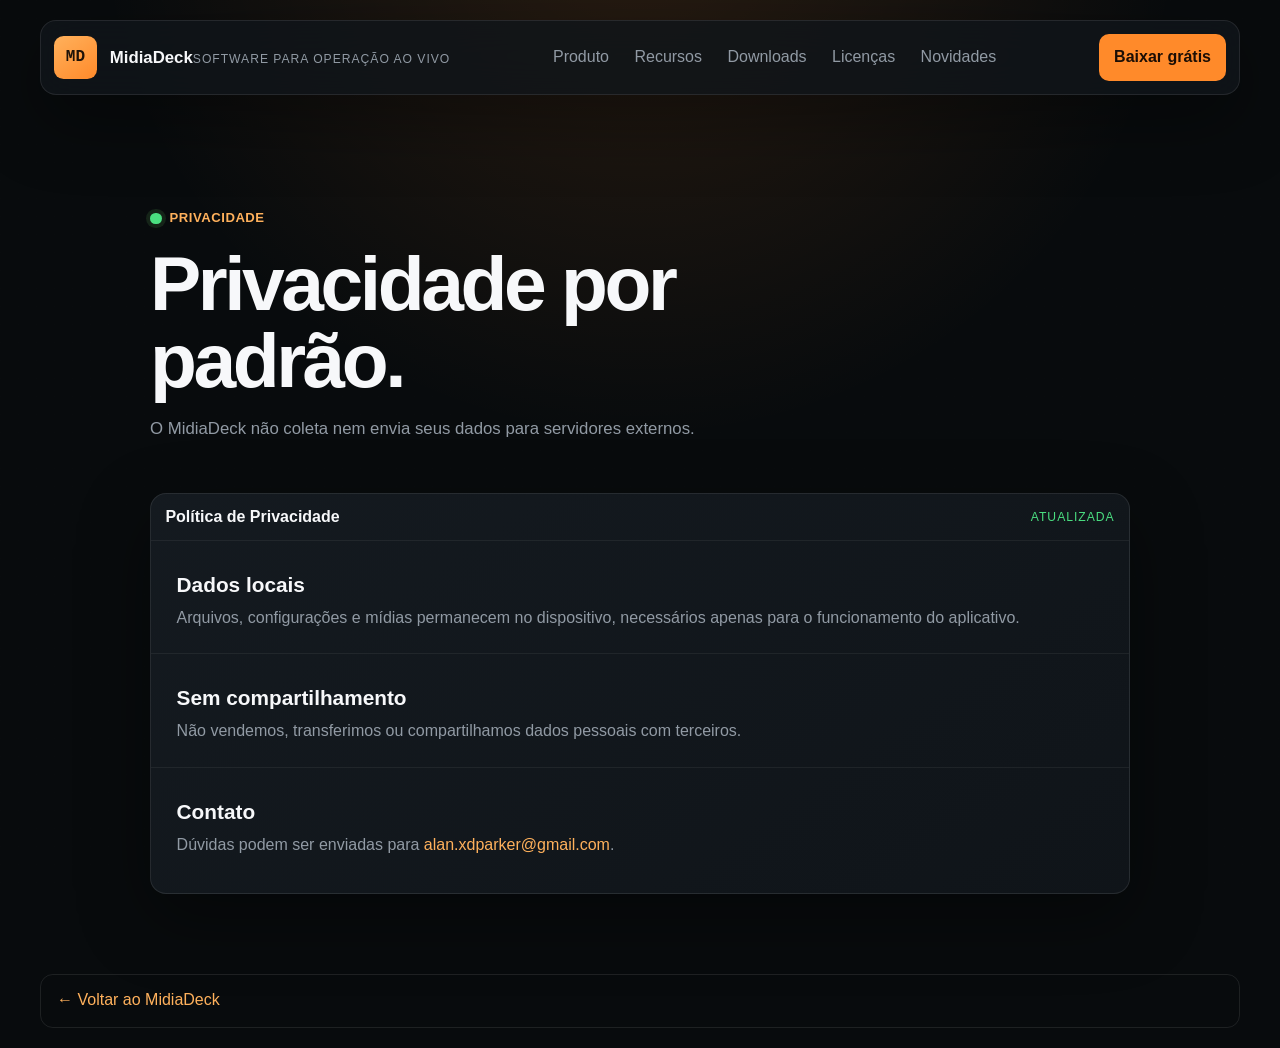
<file: privacy.html>
<!doctype html>
<html lang="pt-BR"><head><meta charset="utf-8"><meta name="viewport" content="width=device-width, initial-scale=1"><title>Privacidade | MidiaDeck</title><link rel="stylesheet" href="./styles.css"></head>
<body><div class="app-shell"><header class="desktop-bar"><a class="brand-group" href="./index.html"><div class="app-badge">MD</div><div><strong>MidiaDeck</strong><small>software para operação ao vivo</small></div></a><nav class="menu-bar"><a href="./index.html#produto">Produto</a><a href="./index.html#recursos">Recursos</a><a href="./downloads.html">Downloads</a><a href="./licenses.html">Licenças</a><a href="./changelog.html">Novidades</a></nav><a class="menu-action" href="./downloads.html">Baixar grátis</a></header><main class="desktop-workspace page-content"><section class="page-hero"><span class="hero-badge"><span class="signal"></span> Privacidade</span><h1>Privacidade por padrão.</h1><p class="lead">O MidiaDeck não coleta nem envia seus dados para servidores externos.</p></section><section class="privacy-list window-card"><div class="window-titlebar compact"><span class="window-title">Política de Privacidade</span><span class="window-state ok">Atualizada</span></div><div class="changelog-entry"><h2>Dados locais</h2><p>Arquivos, configurações e mídias permanecem no dispositivo, necessários apenas para o funcionamento do aplicativo.</p></div><div class="changelog-entry"><h2>Sem compartilhamento</h2><p>Não vendemos, transferimos ou compartilhamos dados pessoais com terceiros.</p></div><div class="changelog-entry"><h2>Contato</h2><p>Dúvidas podem ser enviadas para <a href="mailto:alan.xdparker@gmail.com">alan.xdparker@gmail.com</a>.</p></div></section></main><footer class="footer-bar"><a href="./index.html">← Voltar ao MidiaDeck</a></footer></div></body></html>
</file>
<file: styles.css>
:root {
  color-scheme: dark;
  --bg: #111417;
  --bg-2: #171b1f;
  --steel: #242a31;
  --steel-soft: #313941;
  --panel: #1b2127;
  --panel-2: #20262d;
  --border: #4a545d;
  --border-soft: #323941;
  --text: #f2f4f6;
  --muted: #bcc4ca;
  --accent: #ff8a2a;
  --accent-soft: #ffb46c;
  --ok: #76d46f;
  --shadow: 0 18px 40px rgba(0, 0, 0, 0.35);
}

/* Premium control-room refresh */
:root {
  --bg: #080b0d;
  --bg-2: #0d1115;
  --panel: #10151a;
  --panel-2: #151b21;
  --steel: #1c242b;
  --steel-soft: #263039;
  --border: rgba(255,255,255,.09);
  --border-soft: rgba(255,255,255,.06);
  --text: #f7f8fa;
  --muted: #919aa4;
  --accent: #ff8a2a;
  --accent-soft: #ffb15c;
  --ok: #4ade80;
  --shadow: 0 24px 70px rgba(0,0,0,.38);
}

body {
  background: radial-gradient(circle at 50% -10%, rgba(255,138,42,.14), transparent 34rem), var(--bg);
  line-height: 1.55;
}

body::before { opacity: .22; background-size: 32px 32px; }

.app-shell { max-width: 1240px; padding: 1.25rem; }

.desktop-bar {
  position: sticky;
  top: 1rem;
  grid-template-columns: auto 1fr auto;
  padding: .65rem .8rem;
  background: rgba(16,21,26,.82);
  border-color: var(--border);
  border-radius: 16px;
  backdrop-filter: blur(18px);
}

.app-badge { width: 2.7rem; height: 2.7rem; background: linear-gradient(145deg,var(--accent-soft),var(--accent)); border: 0; }
.brand-group strong { font-size: 1.05rem; }
.brand-group small { color: var(--muted); }
.menu-bar { background: transparent; border: 0; gap: .15rem; }
.menu-bar a { color: var(--muted); padding: .62rem .72rem; border-radius: 10px; }
.menu-bar a:hover { color: var(--text); background: var(--steel); }
.menu-action { padding: .68rem .95rem; background: var(--accent); color: #1b0e05; border: 0; border-radius: 10px; font-weight: 700; }

.desktop-workspace { padding-top: 4rem; }
.hero-grid { grid-template-columns: 1.45fr .75fr; gap: 1.5rem; align-items: stretch; }
.window-card { background: linear-gradient(145deg,rgba(21,27,33,.96),rgba(16,21,26,.96)); border-color: var(--border); border-radius: 16px; box-shadow: var(--shadow); }
.player-window { order: 2; min-height: 520px; }
.control-window { order: 1; }
.window-titlebar { background: transparent; border-bottom: 1px solid var(--border-soft); }
.control-stack { padding: 2rem; }
.control-stack h1 { font-size: clamp(2.5rem,5vw,4.5rem); line-height: 1.02; letter-spacing: -.045em; margin: .8rem 0 1rem; }
.lead { color: var(--muted); font-size: 1.05rem; max-width: 42rem; }
.hero-badge { display: inline-flex; align-items: center; gap: .5rem; color: var(--accent-soft); font-size: .82rem; font-weight: 700; letter-spacing: .04em; text-transform: uppercase; }
.hero-badge .signal { margin: 0; }
.trust-row { display: flex; flex-wrap: wrap; gap: .8rem 1.1rem; margin: 1.2rem 0 0; color: var(--muted); font-size: .82rem; }
.trust-row span::first-letter { color: var(--ok); }
.primary-action, .secondary-action { border-radius: 10px; transition: transform .16s ease, box-shadow .16s ease, filter .16s ease; }
.primary-action:hover { transform: translateY(-2px); box-shadow: 0 12px 32px rgba(255,138,42,.22); }
.section-head { max-width: 48rem; margin-bottom: 1.4rem; }
.section-head h2 { font-size: clamp(1.8rem,3vw,2.8rem); line-height: 1.08; letter-spacing: -.03em; }
.section-link { display: inline-block; margin-top: .6rem; color: var(--accent-soft); font-weight: 600; }

.demo-section { padding: 5rem 0 1rem; }
.demo-tabs { display: flex; flex-wrap: wrap; gap: .5rem; margin-bottom: 1rem; }
.demo-tab { border: 1px solid var(--border); border-radius: 10px; background: var(--panel); color: var(--muted); padding: .7rem 1rem; font: inherit; cursor: pointer; }
.demo-tab:hover, .demo-tab.active { color: #1b0e05; background: var(--accent); border-color: var(--accent); }
.demo-preview { padding: .75rem; border: 1px solid var(--border); border-radius: 16px; background: #07090b; box-shadow: var(--shadow); }
.demo-screen { display: grid; grid-template-columns: 150px 1fr; min-height: 340px; overflow: hidden; border: 1px solid var(--border); border-radius: 12px; background: #0e1419; }
.mock-sidebar { display: flex; flex-direction: column; gap: .8rem; padding: 1.2rem; background: #0a0e12; color: var(--muted); font-size: .85rem; }
.mock-sidebar b { display: grid; place-items: center; width: 2.4rem; height: 2.4rem; border-radius: 8px; background: var(--accent); color: #201006; margin-bottom: 1rem; }
.mock-content { padding: 1.5rem; }
.mock-toolbar { display: flex; align-items: center; gap: 1rem; padding-bottom: 1.2rem; border-bottom: 1px solid var(--border); }
.mock-toolbar b { font-size: 1.1rem; margin-right: auto; }.mock-toolbar i { color: var(--muted); font-size: .8rem; font-style: normal; }.mock-toolbar strong { padding: .55rem .8rem; border-radius: 8px; background: var(--accent); color: #211006; font-size: .78rem; }
.mock-grid { display: grid; grid-template-columns: repeat(3,1fr); gap: .8rem; padding-top: 1.2rem; }.mock-grid span { min-height: 90px; border: 1px solid var(--border); border-radius: 10px; background: linear-gradient(145deg,#26313a,#151b21); }.mock-grid span:first-child { background: linear-gradient(145deg,#5c3018,#ff8a2a); }
.mock-list { display: grid; gap: .8rem; padding-top: 1.2rem; }.mock-list span { height: 42px; border: 1px solid var(--border); border-radius: 9px; background: linear-gradient(90deg,#28333c 22%,#182027 22%); }.mock-list span:first-child { border-color: rgba(255,138,42,.55); }
.projection-mock { display: flex; flex-direction: column; justify-content: center; gap: 1rem; background: radial-gradient(circle at 50% 40%,rgba(255,138,42,.18),transparent 55%); }.projection-mock b { font-size: 2.4rem; }.projection-mock em { color: var(--muted); font-size: 1.1rem; }.projection-mock strong { color: var(--ok); font-size: .75rem; letter-spacing: .14em; }
.screens-mock { display: grid; grid-template-columns: repeat(2,1fr); gap: 1rem; align-content: center; }.screens-mock span { display: flex; flex-direction: column; gap: .4rem; padding: 2rem 1rem; border: 1px solid var(--accent); border-radius: 12px; text-align: center; color: var(--accent-soft); }.screens-mock small { color: var(--muted); }

.console-section { padding-top: 5rem; }
.feature-console { grid-template-columns: repeat(3,1fr); gap: 1rem; }
.feature-panel, .release-panel, .legal-card, .faq-console details { background: rgba(16,21,26,.72); border-color: var(--border); border-radius: 14px; }
.feature-panel { min-height: 190px; padding: 1.4rem; transition: transform .16s ease, border-color .16s ease; }.feature-panel:hover { transform: translateY(-3px); border-color: rgba(255,138,42,.38); }
.feature-panel h3, .release-panel h3, .legal-card h3 { font-size: 1.25rem; }.feature-panel p, .release-panel p, .legal-card p { color: var(--muted); }
.release-console { grid-template-columns: 1.2fr 1fr 1fr; gap: 1rem; }.release-panel { border-left: 2px solid var(--border); }.release-panel.highlight { border-left-color: var(--accent); }
.split-console { gap: 1.5rem; }.download-panel, .steps-list { padding: 1.5rem; }.download-panel .primary-action.full { background: var(--accent); color: #1b0e05; font-size: 1.05rem; padding: 1rem; }
.support-strip { margin-top: 5rem; border: 1px solid rgba(255,138,42,.3); border-radius: 16px; background: linear-gradient(110deg,rgba(255,138,42,.15),rgba(16,21,26,.8)); }
.faq-console { gap: .7rem; }.faq-console details { padding: 1.1rem 1.3rem; }.faq-console summary { font-size: 1rem; font-weight: 600; }
.footer-bar { margin-top: 5rem; border-color: var(--border); background: transparent; color: var(--muted); }

@media (max-width: 900px) { .desktop-bar { grid-template-columns: auto auto; }.menu-bar { grid-column: 1/-1; grid-row: 2; justify-self: stretch; justify-content: space-between; overflow-x: auto; }.menu-action { justify-self: end; }.hero-grid, .split-console { grid-template-columns: 1fr; }.player-window, .control-window { order: initial; }.feature-console, .release-console { grid-template-columns: repeat(2,1fr); }.control-stack h1 { font-size: clamp(2.5rem,9vw,4rem); } }
@media (max-width: 600px) { .app-shell { padding: .7rem; }.desktop-bar { top: .5rem; }.menu-bar a { padding: .5rem; font-size: .78rem; }.menu-action { font-size: .8rem; }.desktop-workspace { padding-top: 2.5rem; }.control-stack { padding: 1.3rem; }.feature-console, .release-console { grid-template-columns: 1fr; }.demo-screen { grid-template-columns: 84px 1fr; min-height: 280px; }.mock-sidebar { padding: .8rem; font-size: .7rem; }.mock-content { padding: .9rem; }.mock-grid { gap: .45rem; }.mock-grid span { min-height: 60px; }.mock-toolbar { flex-wrap: wrap; }.mock-toolbar b { width: 100%; }.screens-mock { grid-template-columns: 1fr; }.footer-bar { flex-direction: column; gap: 1rem; align-items: flex-start; } }

.page-content { max-width: 980px; margin: 0 auto; }
.page-hero { padding: 3rem 0 2rem; max-width: 760px; }
.page-hero h1 { margin: .8rem 0 1rem; font-size: clamp(2.4rem,6vw,4.8rem); line-height: 1; letter-spacing: -.045em; }
.download-feature { max-width: 760px; margin-bottom: 2rem; }
.download-note { color: var(--muted); font-size: .85rem; margin-bottom: 0; }
.download-benefits, .license-grid { display: grid; grid-template-columns: repeat(3,1fr); gap: 1rem; }
.changelog-list, .privacy-list { padding-bottom: .8rem; }
.changelog-entry { padding: 1.4rem 1.6rem; border-bottom: 1px solid var(--border-soft); }.changelog-entry:last-child { border-bottom: 0; }.changelog-entry h2 { margin: .35rem 0 .3rem; font-size: 1.3rem; }.changelog-entry p { color: var(--muted); margin: 0; }.changelog-entry a, .license-grid a, .license-note a { color: var(--accent-soft); }
@media (max-width: 600px) { .download-benefits, .license-grid { grid-template-columns: 1fr; }.page-hero { padding-top: 1.5rem; } }

* {
  box-sizing: border-box;
}

html {
  scroll-behavior: smooth;
}

body {
  margin: 0;
  min-height: 100vh;
  background:
    linear-gradient(180deg, rgba(255, 138, 42, 0.08), transparent 16rem),
    linear-gradient(180deg, #121518 0%, #0d1013 100%);
  color: var(--text);
  font-family: "IBM Plex Sans", "Segoe UI", sans-serif;
}

body::before {
  content: "";
  position: fixed;
  inset: 0;
  background-image:
    linear-gradient(rgba(255, 255, 255, 0.02) 1px, transparent 1px),
    linear-gradient(90deg, rgba(255, 255, 255, 0.02) 1px, transparent 1px);
  background-size: 18px 18px;
  pointer-events: none;
}

a {
  color: inherit;
  text-decoration: none;
}

code {
  padding: 0.18rem 0.42rem;
  border: 1px solid var(--border);
  border-radius: 0.35rem;
  background: #111519;
  font-family: "IBM Plex Mono", monospace;
  font-size: 0.9em;
}

.app-shell {
  max-width: 1440px;
  margin: 0 auto;
  padding: 1rem;
}

.desktop-bar,
.window-card,
.footer-bar {
  position: relative;
  z-index: 1;
}

.desktop-bar {
  display: grid;
  grid-template-columns: auto 1fr auto;
  gap: 1rem;
  align-items: center;
  padding: 0.8rem 1rem;
  background: linear-gradient(180deg, #2b3238, #20262c);
  border: 1px solid #5d6670;
  border-radius: 0.9rem;
  box-shadow: var(--shadow);
}

.brand-group {
  display: inline-flex;
  align-items: center;
  gap: 0.8rem;
}

.app-badge {
  width: 3rem;
  height: 3rem;
  display: grid;
  place-items: center;
  border-radius: 0.6rem;
  background: linear-gradient(180deg, var(--accent-soft), var(--accent));
  color: #1d1208;
  font-weight: 700;
  font-family: "IBM Plex Mono", monospace;
  border: 1px solid #ffc792;
}

.app-logo {
  width: 3rem;
  height: 3rem;
  display: block;
  object-fit: contain;
  border-radius: 0.6rem;
}

.brand-group strong,
.window-title,
.feature-panel h3,
.section-head h2,
.control-stack h1 {
  font-family: "IBM Plex Sans", sans-serif;
}

.brand-group small,
.label,
.panel-kicker,
.eyebrow,
.mono-chip,
.window-state {
  color: var(--muted);
  font-size: 0.76rem;
  letter-spacing: 0.08em;
  text-transform: uppercase;
}

.menu-bar {
  justify-self: center;
  display: inline-flex;
  flex-wrap: wrap;
  gap: 0.2rem;
  padding: 0.25rem;
  background: #161b20;
  border: 1px solid var(--border);
  border-radius: 0.5rem;
}

.menu-bar a,
.menu-action {
  padding: 0.72rem 0.9rem;
  border-radius: 0.38rem;
}

.menu-bar a:hover,
.menu-action:hover,
.primary-action:hover,
.secondary-action:hover {
  filter: brightness(1.05);
}

.menu-action {
  background: linear-gradient(180deg, #313840, #252b32);
  border: 1px solid var(--border);
}

.desktop-workspace {
  padding-top: 1rem;
}

.hero-grid,
.split-console {
  display: grid;
  grid-template-columns: 1.2fr 0.8fr;
  gap: 1rem;
}

.window-card {
  background: linear-gradient(180deg, var(--panel-2), var(--panel));
  border: 1px solid var(--border);
  border-radius: 1rem;
  box-shadow: var(--shadow);
  overflow: hidden;
}

.window-titlebar {
  display: flex;
  align-items: center;
  gap: 0.8rem;
  justify-content: space-between;
  padding: 0.75rem 0.95rem;
  background: linear-gradient(180deg, #353d45, #252c33);
  border-bottom: 1px solid var(--border);
}

.window-titlebar.compact {
  padding: 0.68rem 0.9rem;
}

.window-lights {
  display: inline-flex;
  gap: 0.4rem;
  align-items: center;
}

.light {
  width: 0.82rem;
  height: 0.82rem;
  border-radius: 999px;
  display: inline-block;
}

.light.close { background: #d8665a; }
.light.min { background: #d6ad58; }
.light.max { background: #73c46b; }

.window-title {
  flex: 1;
  font-weight: 600;
}

.window-state.ok {
  color: var(--ok);
}

.player-stage,
.control-stack,
.download-panel,
.steps-list {
  padding: 1rem;
}

.player-toolbar,
.transport-bar,
.status-grid,
.feature-console,
.faq-console,
.system-list {
  display: grid;
  gap: 0.8rem;
}

.player-toolbar {
  grid-template-columns: auto 1fr;
  align-items: center;
}

.mode-chip,
.mono-chip,
.transport-button,
.status-box,
.feature-panel,
.step-row,
.faq-console details,
.download-line {
  border: 1px solid var(--border-soft);
  background: #14191e;
}

.mode-chip,
.mono-chip,
.transport-button {
  display: inline-flex;
  align-items: center;
  justify-content: center;
  min-height: 2.5rem;
  padding: 0.6rem 0.8rem;
  border-radius: 0.5rem;
}

.mode-chip {
  color: #23170b;
  background: linear-gradient(180deg, var(--accent-soft), var(--accent));
  border-color: #f4b47d;
  font-weight: 700;
}

.mono-chip {
  font-family: "IBM Plex Mono", monospace;
  color: #d5dbe0;
}

.video-frame {
  margin-top: 0.9rem;
  border-radius: 0.9rem;
  overflow: hidden;
  border: 1px solid #5a646d;
  background: #090b0d;
}

.video-frame iframe {
  display: block;
  width: 100%;
  min-height: 28rem;
  border: 0;
}

.transport-bar {
  grid-template-columns: auto auto auto 1fr;
  align-items: center;
  margin-top: 0.9rem;
}

.transport-button {
  font-weight: 700;
  color: #e7ebee;
}

.transport-status {
  padding-left: 0.7rem;
  color: var(--muted);
}

.eyebrow {
  color: var(--accent-soft);
}

.control-stack h1 {
  margin: 0.35rem 0 0;
  font-size: clamp(2.5rem, 5vw, 4.9rem);
  line-height: 0.95;
  letter-spacing: -0.04em;
}

.lead,
.feature-panel p,
.step-row p,
.system-item p,
.faq-console p,
.support-strip p {
  color: var(--muted);
  line-height: 1.7;
}

.action-row {
  display: flex;
  flex-wrap: wrap;
  gap: 0.8rem;
  margin-top: 1rem;
}

.primary-action,
.secondary-action {
  display: inline-flex;
  align-items: center;
  justify-content: center;
  min-height: 3rem;
  padding: 0.9rem 1.1rem;
  border-radius: 0.55rem;
  font-weight: 700;
  border: 1px solid var(--border);
}

.primary-action {
  color: #201307;
  background: linear-gradient(180deg, var(--accent-soft), var(--accent));
  border-color: #f3bf8e;
}

.secondary-action {
  background: linear-gradient(180deg, #353d44, #282f36);
}

.primary-action.full,
.secondary-action.full {
  width: 100%;
}

.status-grid {
  grid-template-columns: repeat(3, minmax(0, 1fr));
  margin-top: 1rem;
}

.status-box,
.download-line,
.feature-panel,
.step-row {
  border-radius: 0.7rem;
  padding: 0.9rem;
  box-shadow: inset 0 1px 0 rgba(255, 255, 255, 0.04);
}

.status-box strong,
.download-line strong {
  display: block;
  margin-top: 0.35rem;
}

.system-item {
  display: grid;
  grid-template-columns: auto 1fr;
  gap: 0.8rem;
  align-items: start;
  padding: 0.85rem 0;
  border-top: 1px solid var(--border-soft);
}

.system-item:first-child {
  border-top: 0;
}

.signal {
  width: 0.72rem;
  height: 0.72rem;
  margin-top: 0.42rem;
  border-radius: 999px;
  background: var(--ok);
  box-shadow: 0 0 0 4px rgba(118, 212, 111, 0.12);
}

.console-section {
  margin-top: 1rem;
}

.section-head {
  margin-bottom: 0.9rem;
}

.section-head h2 {
  margin: 0.25rem 0 0;
  font-size: clamp(1.8rem, 4vw, 3rem);
  line-height: 1.02;
}

.feature-console {
  grid-template-columns: repeat(4, minmax(0, 1fr));
}

.release-console {
  display: grid;
  grid-template-columns: repeat(5, minmax(0, 1fr));
  gap: 0.8rem;
}

.release-panel {
  min-height: 13rem;
  padding: 1rem;
  border: 1px solid var(--border-soft);
  border-radius: 0.8rem;
  background: linear-gradient(180deg, #20272f, #151a20);
}

.release-panel.highlight {
  border-color: rgba(255, 180, 108, 0.7);
  background: linear-gradient(180deg, rgba(255, 138, 42, 0.18), #151a20 62%);
}

.release-panel h3 {
  margin: 0.55rem 0 0;
  font-size: 1.08rem;
}

.release-panel p {
  margin: 0.65rem 0 0;
  color: var(--muted);
  line-height: 1.55;
}

.panel-kicker {
  color: var(--accent-soft);
}

.feature-panel h3 {
  margin: 0.55rem 0 0;
  font-size: 1.1rem;
}

.split-console {
  margin-top: 1rem;
}

.support-strip {
  position: relative;
  z-index: 1;
  display: grid;
  grid-template-columns: 1fr auto;
  gap: 1rem;
  align-items: center;
  margin-top: 1rem;
  padding: 1rem;
  background: linear-gradient(180deg, #20262c, #171c21);
  border: 1px solid var(--border-soft);
  border-radius: 0.8rem;
}

.support-strip h2 {
  margin: 0.25rem 0 0;
  font-size: clamp(1.4rem, 3vw, 2.1rem);
  line-height: 1.1;
}

.support-strip p {
  max-width: 46rem;
  margin: 0.45rem 0 0;
}

.support-strip .support-note {
  color: var(--accent-soft);
  font-weight: 600;
}

.support-action {
  min-width: 11rem;
}

.legal-panel {
  padding: 1rem;
}

.legal-summary {
  display: grid;
  gap: 0.75rem;
  padding: 1rem;
  border: 1px solid var(--border-soft);
  border-radius: 0.8rem;
  background: linear-gradient(180deg, #171d22, #12171c);
}

.legal-summary p,
.legal-card p,
.license-note {
  color: var(--muted);
  line-height: 1.7;
}

.legal-summary p {
  margin: 0;
}

.legal-grid {
  display: grid;
  grid-template-columns: repeat(3, minmax(0, 1fr));
  gap: 0.8rem;
  margin-top: 0.8rem;
}

.legal-card {
  display: grid;
  align-content: start;
  gap: 0.55rem;
  min-height: 16rem;
  padding: 1rem;
  border: 1px solid var(--border-soft);
  border-radius: 0.8rem;
  background: #14191e;
  box-shadow: inset 0 1px 0 rgba(255, 255, 255, 0.04);
}

.legal-card h3 {
  margin: 0;
  font-size: 1.25rem;
}

.legal-card p {
  margin: 0;
}

.legal-card a {
  display: inline-flex;
  width: fit-content;
  color: var(--accent-soft);
  font-weight: 700;
}

.license-note {
  margin-top: 0.8rem;
  padding: 0.9rem 1rem;
  border: 1px solid rgba(255, 138, 42, 0.35);
  border-radius: 0.8rem;
  background: rgba(255, 138, 42, 0.08);
}

.steps-list,
.download-panel {
  display: grid;
  gap: 0.8rem;
}

.step-row {
  display: grid;
  grid-template-columns: 3rem 1fr;
  gap: 0.9rem;
  align-items: start;
}

.step-row span {
  display: grid;
  place-items: center;
  width: 3rem;
  height: 3rem;
  border-radius: 0.6rem;
  background: linear-gradient(180deg, var(--accent-soft), var(--accent));
  color: #26180c;
  font-family: "IBM Plex Mono", monospace;
  font-weight: 700;
}

.faq-console {
  grid-template-columns: 1fr;
}

.faq-console details {
  border-radius: 0.7rem;
  padding: 1rem;
}

.faq-console summary {
  cursor: pointer;
  font-weight: 700;
  list-style: none;
}

.faq-console summary::-webkit-details-marker {
  display: none;
}

.footer-bar {
  margin-top: 1rem;
  display: flex;
  justify-content: space-between;
  gap: 1rem;
  padding: 0.85rem 1rem;
  background: linear-gradient(180deg, #222930, #171c21);
  border: 1px solid var(--border);
  border-radius: 0.8rem;
  color: var(--muted);
}

.footer-bar a {
  color: var(--accent-soft);
}

.footer-links {
  display: inline-flex;
  flex-wrap: wrap;
  gap: 0.85rem;
}

@media (max-width: 1180px) {
  .hero-grid,
  .split-console {
    grid-template-columns: 1fr;
  }

  .feature-console {
    grid-template-columns: repeat(2, minmax(0, 1fr));
  }

  .release-console {
    grid-template-columns: repeat(2, minmax(0, 1fr));
  }
}

@media (max-width: 760px) {
  .desktop-bar {
    grid-template-columns: 1fr;
  }

  .menu-bar {
    justify-self: start;
  }

  .status-grid,
  .feature-console,
  .release-console {
    grid-template-columns: 1fr;
  }

  .transport-bar {
    grid-template-columns: 1fr 1fr;
  }

  .transport-status {
    grid-column: 1 / -1;
    padding-left: 0;
  }

  .video-frame iframe {
    min-height: 16rem;
  }

  .footer-bar {
    flex-direction: column;
  }

  .support-strip {
    grid-template-columns: 1fr;
  }

  .legal-grid {
    grid-template-columns: 1fr;
  }

  .support-action {
    width: 100%;
  }
}

/* Final cascade for the premium landing direction */
:root { --bg:#080b0d; --bg-2:#0d1115; --panel:#10151a; --panel-2:#151b21; --steel:#1c242b; --steel-soft:#263039; --border:rgba(255,255,255,.09); --border-soft:rgba(255,255,255,.06); --text:#f7f8fa; --muted:#919aa4; --accent:#ff8a2a; --accent-soft:#ffb15c; --ok:#4ade80; --shadow:0 24px 70px rgba(0,0,0,.38); }
body { background:radial-gradient(circle at 50% -10%,rgba(255,138,42,.14),transparent 34rem),var(--bg); line-height:1.55; }
.app-shell { max-width:1240px; padding:1.25rem; }
.desktop-bar { position:sticky; top:1rem; z-index:10; padding:.65rem .8rem; background:rgba(16,21,26,.82); border-color:var(--border); border-radius:16px; backdrop-filter:blur(18px); }
.app-badge { width:2.7rem; height:2.7rem; background:linear-gradient(145deg,var(--accent-soft),var(--accent)); border:0; }
.menu-bar { background:transparent; border:0; gap:.15rem; }.menu-bar a { color:var(--muted); padding:.62rem .72rem; border-radius:10px; }.menu-bar a:hover { color:var(--text); background:var(--steel); }.menu-action { padding:.68rem .95rem; background:var(--accent); color:#1b0e05; border:0; border-radius:10px; font-weight:700; }
.desktop-workspace { padding-top:4rem; }.hero-grid { grid-template-columns:1.45fr .75fr; gap:1.5rem; }.window-card { background:linear-gradient(145deg,rgba(21,27,33,.96),rgba(16,21,26,.96)); border-color:var(--border); border-radius:16px; box-shadow:var(--shadow); }.window-titlebar { background:transparent; border-bottom:1px solid var(--border-soft); }.control-stack { padding:2rem; }.control-stack h1 { font-size:clamp(2.5rem,5vw,4.5rem); line-height:1.02; letter-spacing:-.045em; margin:.8rem 0 1rem; }.lead { color:var(--muted); font-size:1.05rem; max-width:42rem; }.hero-badge { display:inline-flex; align-items:center; gap:.5rem; color:var(--accent-soft); font-size:.82rem; font-weight:700; letter-spacing:.04em; text-transform:uppercase; }.trust-row { display:flex; flex-wrap:wrap; gap:.8rem 1.1rem; margin:1.2rem 0 0; color:var(--muted); font-size:.82rem; }.primary-action,.secondary-action { border-radius:10px; transition:transform .16s ease,box-shadow .16s ease,filter .16s ease; }.primary-action:hover { transform:translateY(-2px); box-shadow:0 12px 32px rgba(255,138,42,.22); }
.section-head { max-width:48rem; margin-bottom:1.4rem; }.section-head h2 { font-size:clamp(1.8rem,3vw,2.8rem); line-height:1.08; letter-spacing:-.03em; }.section-link { display:inline-block; margin-top:.6rem; color:var(--accent-soft); font-weight:600; }
.demo-section { padding:5rem 0 1rem; }.demo-tabs { display:flex; flex-wrap:wrap; gap:.5rem; margin-bottom:1rem; }.demo-tab { border:1px solid var(--border); border-radius:10px; background:var(--panel); color:var(--muted); padding:.7rem 1rem; font:inherit; cursor:pointer; }.demo-tab:hover,.demo-tab.active { color:#1b0e05; background:var(--accent); border-color:var(--accent); }.demo-preview { padding:.75rem; border:1px solid var(--border); border-radius:16px; background:#07090b; box-shadow:var(--shadow); }.demo-screen { display:grid; grid-template-columns:150px 1fr; min-height:340px; overflow:hidden; border:1px solid var(--border); border-radius:12px; background:#0e1419; }.mock-sidebar { display:flex; flex-direction:column; gap:.8rem; padding:1.2rem; background:#0a0e12; color:var(--muted); font-size:.85rem; }.mock-sidebar b { display:grid; place-items:center; width:2.4rem; height:2.4rem; border-radius:8px; background:var(--accent); color:#201006; margin-bottom:1rem; }.mock-content { padding:1.5rem; }.mock-toolbar { display:flex; align-items:center; gap:1rem; padding-bottom:1.2rem; border-bottom:1px solid var(--border); }.mock-toolbar b { font-size:1.1rem; margin-right:auto; }.mock-toolbar i { color:var(--muted); font-size:.8rem; font-style:normal; }.mock-toolbar strong { padding:.55rem .8rem; border-radius:8px; background:var(--accent); color:#211006; font-size:.78rem; }.mock-grid { display:grid; grid-template-columns:repeat(3,1fr); gap:.8rem; padding-top:1.2rem; }.mock-grid span { min-height:90px; border:1px solid var(--border); border-radius:10px; background:linear-gradient(145deg,#26313a,#151b21); }.mock-grid span:first-child { background:linear-gradient(145deg,#5c3018,#ff8a2a); }.mock-list { display:grid; gap:.8rem; padding-top:1.2rem; }.mock-list span { height:42px; border:1px solid var(--border); border-radius:9px; background:linear-gradient(90deg,#28333c 22%,#182027 22%); }.mock-list span:first-child { border-color:rgba(255,138,42,.55); }.projection-mock { display:flex; flex-direction:column; justify-content:center; gap:1rem; background:radial-gradient(circle at 50% 40%,rgba(255,138,42,.18),transparent 55%); }.projection-mock b { font-size:2.4rem; }.projection-mock em { color:var(--muted); font-size:1.1rem; }.projection-mock strong { color:var(--ok); font-size:.75rem; letter-spacing:.14em; }.screens-mock { display:grid; grid-template-columns:repeat(2,1fr); gap:1rem; align-content:center; }.screens-mock span { display:flex; flex-direction:column; gap:.4rem; padding:2rem 1rem; border:1px solid var(--accent); border-radius:12px; text-align:center; color:var(--accent-soft); }.screens-mock small { color:var(--muted); }
.console-section { padding-top:5rem; }.feature-console { grid-template-columns:repeat(3,1fr); gap:1rem; }.feature-panel,.release-panel,.legal-card,.faq-console details { background:rgba(16,21,26,.72); border-color:var(--border); border-radius:14px; }.feature-panel { min-height:190px; padding:1.4rem; transition:transform .16s ease,border-color .16s ease; }.feature-panel:hover { transform:translateY(-3px); border-color:rgba(255,138,42,.38); }.feature-panel p,.release-panel p,.legal-card p { color:var(--muted); }.release-console { grid-template-columns:1.2fr 1fr 1fr; gap:1rem; }.release-panel { border-left:2px solid var(--border); }.release-panel.highlight { border-left-color:var(--accent); }.support-strip { margin-top:5rem; border:1px solid rgba(255,138,42,.3); border-radius:16px; background:linear-gradient(110deg,rgba(255,138,42,.15),rgba(16,21,26,.8)); }.faq-console details { padding:1.1rem 1.3rem; }.footer-bar { margin-top:5rem; border-color:var(--border); background:transparent; color:var(--muted); }
.page-content { max-width:980px; margin:0 auto; }.page-hero { padding:3rem 0 2rem; max-width:760px; }.page-hero h1 { margin:.8rem 0 1rem; font-size:clamp(2.4rem,6vw,4.8rem); line-height:1; letter-spacing:-.045em; }.download-feature { max-width:760px; margin-bottom:2rem; }.download-benefits,.license-grid { display:grid; grid-template-columns:repeat(3,1fr); gap:1rem; }.changelog-list,.privacy-list { padding-bottom:.8rem; }.changelog-entry { padding:1.4rem 1.6rem; border-bottom:1px solid var(--border-soft); }.changelog-entry:last-child { border-bottom:0; }.changelog-entry h2 { margin:.35rem 0 .3rem; font-size:1.3rem; }.changelog-entry p { color:var(--muted); margin:0; }.changelog-entry a,.license-grid a,.license-note a { color:var(--accent-soft); }
/* Capturas reais do produto na demonstração */
.demo-screen:has(.demo-capture) { display:block; min-height:0; background:#07090b; }
.demo-capture { display:block; width:100%; height:auto; max-width:100%; border-radius:10px; }
@media (max-width:900px) { .hero-grid,.split-console { grid-template-columns:1fr; }.feature-console,.release-console { grid-template-columns:repeat(2,1fr); }.menu-bar { grid-column:1/-1; grid-row:2; justify-self:stretch; justify-content:space-between; overflow-x:auto; } }
@media (max-width:600px) { .app-shell { padding:.7rem; }.desktop-bar { top:.5rem; }.menu-bar a { padding:.5rem; font-size:.78rem; }.desktop-workspace { padding-top:2.5rem; }.control-stack { padding:1.3rem; }.feature-console,.release-console,.download-benefits,.license-grid { grid-template-columns:1fr; }.demo-screen { grid-template-columns:84px 1fr; min-height:280px; }.mock-sidebar { padding:.8rem; font-size:.7rem; }.mock-content { padding:.9rem; }.mock-grid span { min-height:60px; }.mock-toolbar { flex-wrap:wrap; }.mock-toolbar b { width:100%; }.screens-mock { grid-template-columns:1fr; }.footer-bar { flex-direction:column; gap:1rem; align-items:flex-start; } }
</file>
